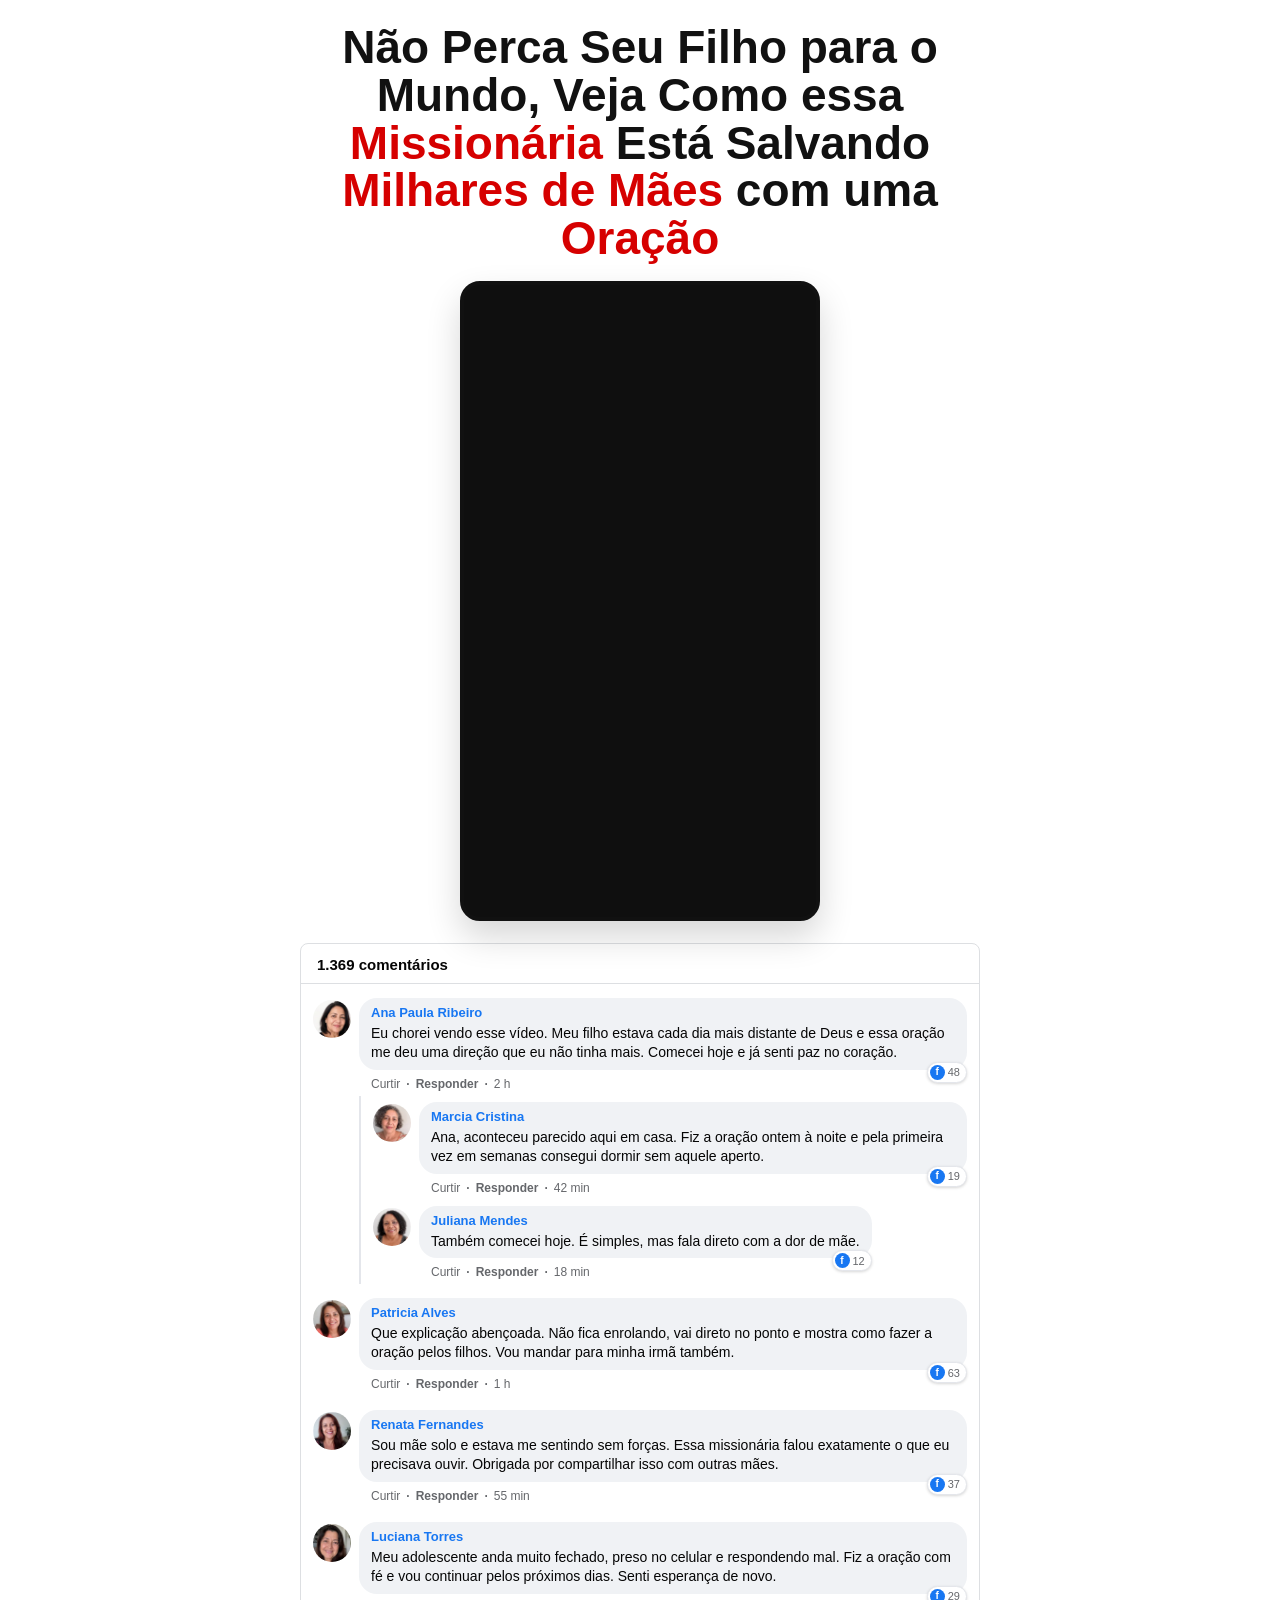
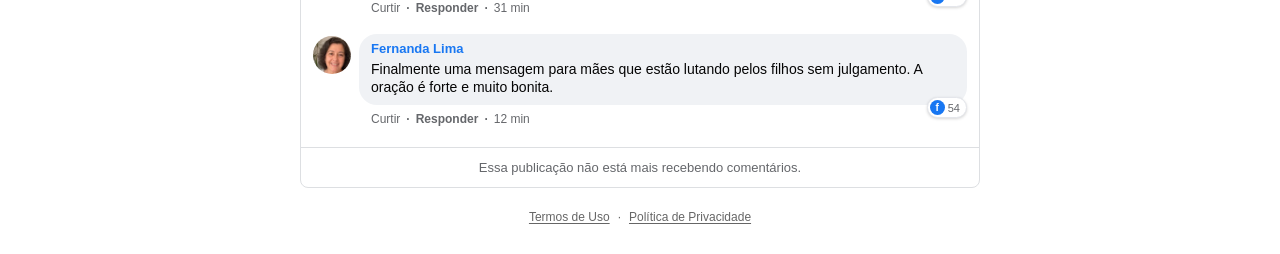
<file: index.html>
<!doctype html>
<html lang="pt-BR">
  <head>
    <meta charset="utf-8" />
    <meta name="viewport" content="width=device-width, initial-scale=1" />
    <title>Oração Para Mães</title>
    <meta name="description" content="Uma mensagem de fé para mães que desejam proteger seus filhos." />
    <link rel="stylesheet" href="./style.css" />
    <script type="text/javascript">
      (function(c,l,a,r,i,t,y){
          c[a]=c[a]||function(){(c[a].q=c[a].q||[]).push(arguments)};
          t=l.createElement(r);t.async=1;t.src="https://www.clarity.ms/tag/"+i;
          y=l.getElementsByTagName(r)[0];y.parentNode.insertBefore(t,y);
      })(window, document, "clarity", "script", "y1wozwqmfu");
    </script>
    <!-- Meta Pixel Code -->
    <script>
      !function(f,b,e,v,n,t,s)
      {if(f.fbq)return;n=f.fbq=function(){n.callMethod?
      n.callMethod.apply(n,arguments):n.queue.push(arguments)};
      if(!f._fbq)f._fbq=n;n.push=n;n.loaded=!0;n.version='2.0';
      n.queue=[];t=b.createElement(e);t.async=!0;
      t.src=v;s=b.getElementsByTagName(e)[0];
      s.parentNode.insertBefore(t,s)}(window, document,'script',
      'https://connect.facebook.net/en_US/fbevents.js');
      fbq('init', '2178442336421008');
      fbq('track', 'PageView');
    </script>
    <!-- End Meta Pixel Code -->
  </head>
  <body>
    <noscript><img height="1" width="1" style="display:none"
    src="https://www.facebook.com/tr?id=2178442336421008&ev=PageView&noscript=1"
    /></noscript>
    <main class="page">
      <section class="funnel" aria-label="Oração para mães">
        <h1>
          Não Perca Seu Filho para o Mundo, Veja Como essa <span>Missionária</span> Está Salvando
          <span>Milhares de Mães</span> com uma <span>Oração</span>
        </h1>

        <div class="video-frame" aria-label="Vídeo da missionária">
          <iframe
            src="https://player.mediadelivery.net/embed/727051/57221e32-85fc-4bb6-b3c3-14faf680a147?autoplay=false&loop=false&muted=false&preload=true&responsive=true"
            loading="lazy"
            allow="accelerometer;gyroscope;autoplay;encrypted-media;picture-in-picture;fullscreen;"
            allowfullscreen
          ></iframe>
        </div>

        <a class="primary-cta primary-cta-delayed" href="/pagina-02/" aria-hidden="true"
          >EU QUERO O MATERIAL GRATUITO</a
        >

        <section class="facebook-comments" aria-label="Comentários do Facebook">
          <div class="comments-header">
            <strong>1.369 comentários</strong>
          </div>

          <div class="comments-list" id="comments-list"></div>

          <p class="comments-closed">Essa publicação não está mais recebendo comentários.</p>
        </section>
      </section>

      <footer class="footer">
        <a href="#termos">Termos de Uso</a>
        <span>·</span>
        <a href="#privacidade">Política de Privacidade</a>
      </footer>
    </main>

    <script src="./script.js"></script>
  </body>
</html>
</file>
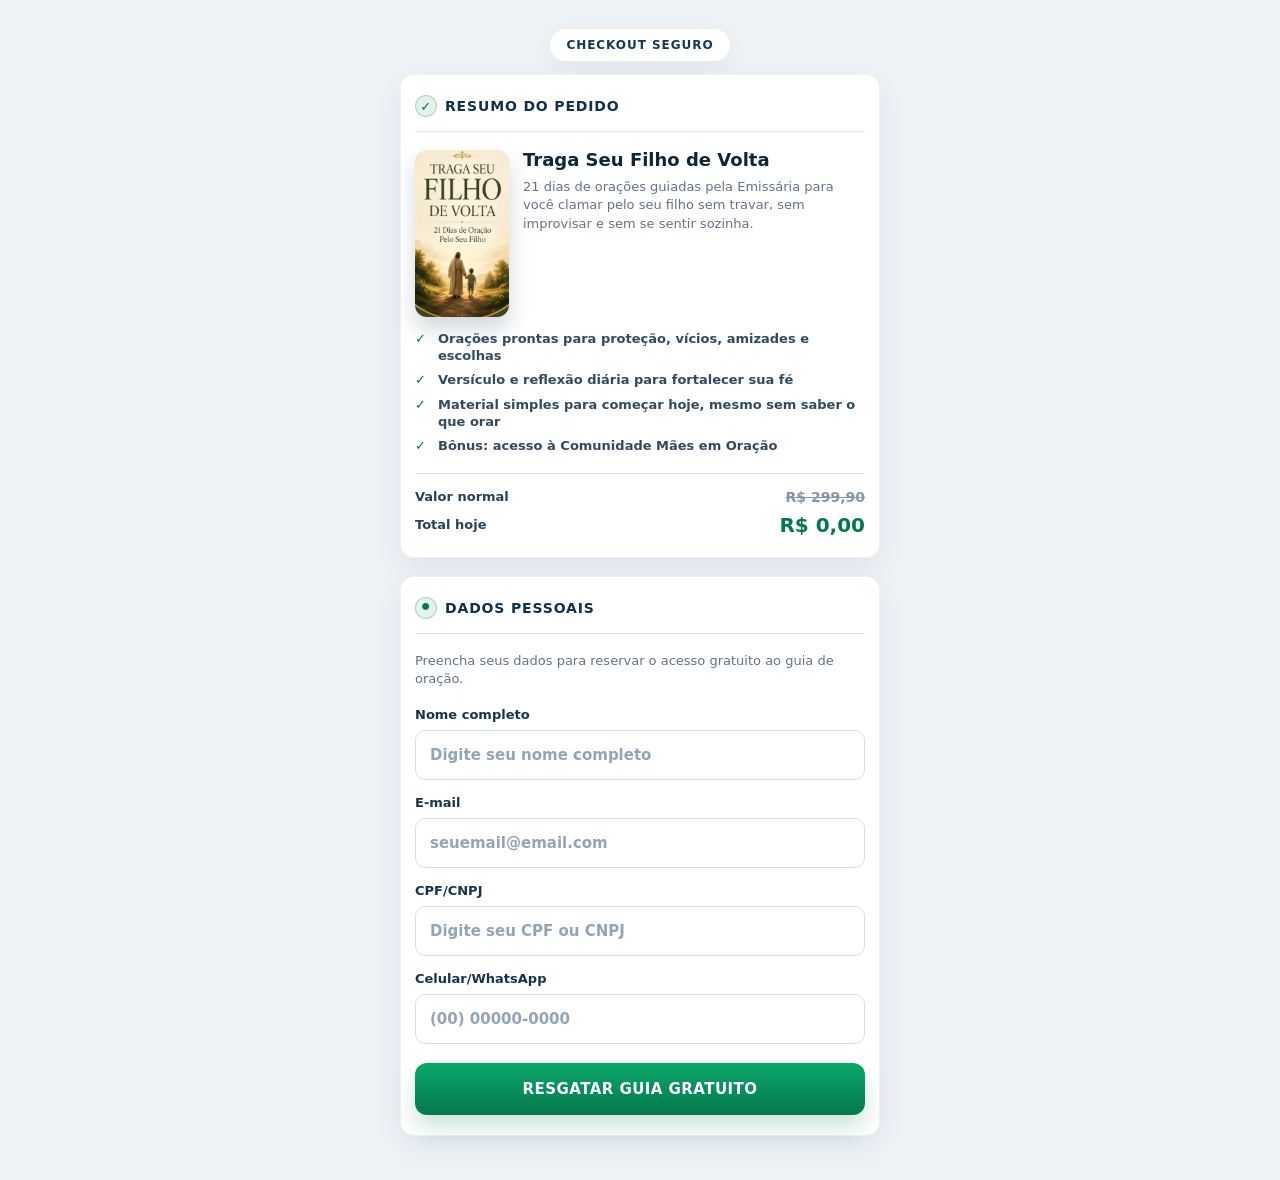
<file: contribuir/index.html>
<!doctype html>
<html lang="pt-BR">
  <head>
    <meta charset="utf-8" />
    <meta name="viewport" content="width=device-width, initial-scale=1" />
    <title>Liberação do Material</title>
    <link rel="stylesheet" href="/pagina-03/style.css" />
    <link rel="stylesheet" href="/contribuir/style.css" />
    <script type="text/javascript">
      (function(c,l,a,r,i,t,y){
          c[a]=c[a]||function(){(c[a].q=c[a].q||[]).push(arguments)};
          t=l.createElement(r);t.async=1;t.src="https://www.clarity.ms/tag/"+i;
          y=l.getElementsByTagName(r)[0];y.parentNode.insertBefore(t,y);
      })(window, document, "clarity", "script", "y1wozwqmfu");
    </script>
    <!-- Meta Pixel Code -->
    <script>
      !function(f,b,e,v,n,t,s)
      {if(f.fbq)return;n=f.fbq=function(){n.callMethod?
      n.callMethod.apply(n,arguments):n.queue.push(arguments)};
      if(!f._fbq)f._fbq=n;n.push=n;n.loaded=!0;n.version='2.0';
      n.queue=[];t=b.createElement(e);t.async=!0;
      t.src=v;s=b.getElementsByTagName(e)[0];
      s.parentNode.insertBefore(t,s)}(window, document,'script',
      'https://connect.facebook.net/en_US/fbevents.js');
      fbq('init', '2178442336421008');
      fbq('track', 'PageView');
    </script>
    <!-- End Meta Pixel Code -->
  </head>
  <body>
    <noscript><img height="1" width="1" style="display:none"
    src="https://www.facebook.com/tr?id=2178442336421008&ev=PageView&noscript=1"
    /></noscript>
    <main class="contribution-story">
      <section class="dark-hero">
        <img src="/pagina-03/emissaria04.jpg" alt="Mãe sendo acolhida pela Emissária" />
        <div class="hero-vignette"></div>
        <div class="hero-copy">
          <p class="mini-alert reveal-line">Você saiu antes da liberação final</p>
          <h1 class="reveal-line">Material reservado</h1>
          <p class="hero-text reveal-line">
            Sua contribuição libera o guia e mantém essa missão viva.
          </p>
        </div>
      </section>

      <section class="dark-offer">
        <div class="locked-material reveal-line">
          <img src="/pagina-02/cena-04.webp" alt="Capa do material Traga Seu Filho de Volta" />
          <div class="lock-overlay">
            <span>🔒</span>
            <strong>Download bloqueado</strong>
            <small>liberado após contribuição confirmada</small>
          </div>
        </div>

        <h2 class="reveal-line">Libere o guia. Continue essa missão.</h2>
        <p class="cause-copy reveal-line">
          O que Deus tocar no seu coração, você contribui. Após o Pix confirmado, o download é liberado na hora.
        </p>

        <div class="amounts reveal-line" id="amounts">
          <button type="button" data-amount="10">R$10</button>
          <button type="button" data-amount="20">R$20</button>
          <button type="button" data-amount="30" class="recommended"><span>Mais escolhido</span>R$30</button>
          <button type="button" data-amount="50">R$50</button>
          <button type="button" data-amount="100">R$100</button>
          <button type="button" data-amount="150">R$150</button>
        </div>

        <div class="pix-box hidden" id="pix-box">
          <p class="treasury-name">Nome da Tesouraria: <strong>NFCT Tecnologia e Serviço</strong></p>
          <p class="pix-status" id="pix-status">Gerando Pix...</p>
          <img id="pix-qr" alt="QR Code Pix" class="hidden" />
          <textarea id="pix-code" readonly></textarea>
          <button type="button" id="copy-pix">Copiar código Pix</button>
        </div>

        <button class="locked-download reveal-line" type="button">🔒 Baixar material</button>
        <p class="locked-note reveal-line">Download liberado automaticamente após a contribuição confirmada.</p>
      </section>
    </main>

    <script type="module" src="/contribuir/script.js"></script>
  </body>
</html>
</file>
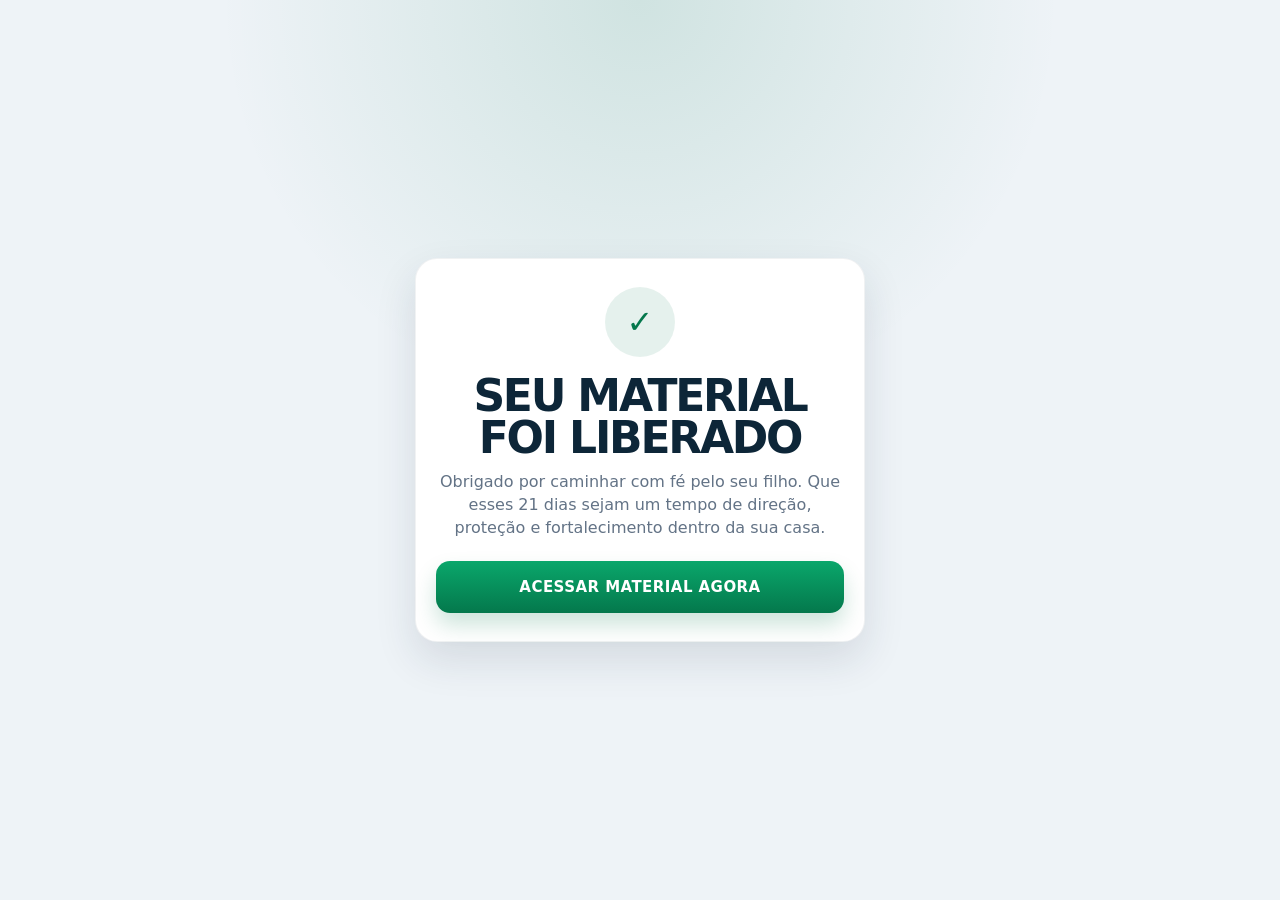
<file: obrigado/index.html>
<!doctype html>
<html lang="pt-BR">
  <head>
    <meta charset="utf-8" />
    <meta name="viewport" content="width=device-width, initial-scale=1" />
    <title>Material Liberado</title>
    <link rel="stylesheet" href="/obrigado/style.css" />
    <script type="text/javascript">
      (function(c,l,a,r,i,t,y){
          c[a]=c[a]||function(){(c[a].q=c[a].q||[]).push(arguments)};
          t=l.createElement(r);t.async=1;t.src="https://www.clarity.ms/tag/"+i;
          y=l.getElementsByTagName(r)[0];y.parentNode.insertBefore(t,y);
      })(window, document, "clarity", "script", "y1wozwqmfu");
    </script>
    <!-- Meta Pixel Code -->
    <script>
      !function(f,b,e,v,n,t,s)
      {if(f.fbq)return;n=f.fbq=function(){n.callMethod?
      n.callMethod.apply(n,arguments):n.queue.push(arguments)};
      if(!f._fbq)f._fbq=n;n.push=n;n.loaded=!0;n.version='2.0';
      n.queue=[];t=b.createElement(e);t.async=!0;
      t.src=v;s=b.getElementsByTagName(e)[0];
      s.parentNode.insertBefore(t,s)}(window, document,'script',
      'https://connect.facebook.net/en_US/fbevents.js');
      fbq('init', '2178442336421008');
      fbq('track', 'PageView');
    </script>
    <!-- End Meta Pixel Code -->
  </head>
  <body>
    <noscript><img height="1" width="1" style="display:none"
    src="https://www.facebook.com/tr?id=2178442336421008&ev=PageView&noscript=1"
    /></noscript>
    <main class="thanks-page">
      <section class="thanks-card">
        <div class="success-mark">✓</div>
        <h1>Seu material foi liberado</h1>
        <p>
          Obrigado por caminhar com fé pelo seu filho. Que esses 21 dias sejam um tempo de direção,
          proteção e fortalecimento dentro da sua casa.
        </p>
        <a
          class="download-button"
          href="https://drive.google.com/drive/folders/14_J6WqvRbAFCJQOyklYcQRmsz3RxMALy?usp=sharing"
          rel="noopener"
          target="_blank"
        >
          Acessar material agora
        </a>
      </section>
    </main>
  </body>
</html>
</file>
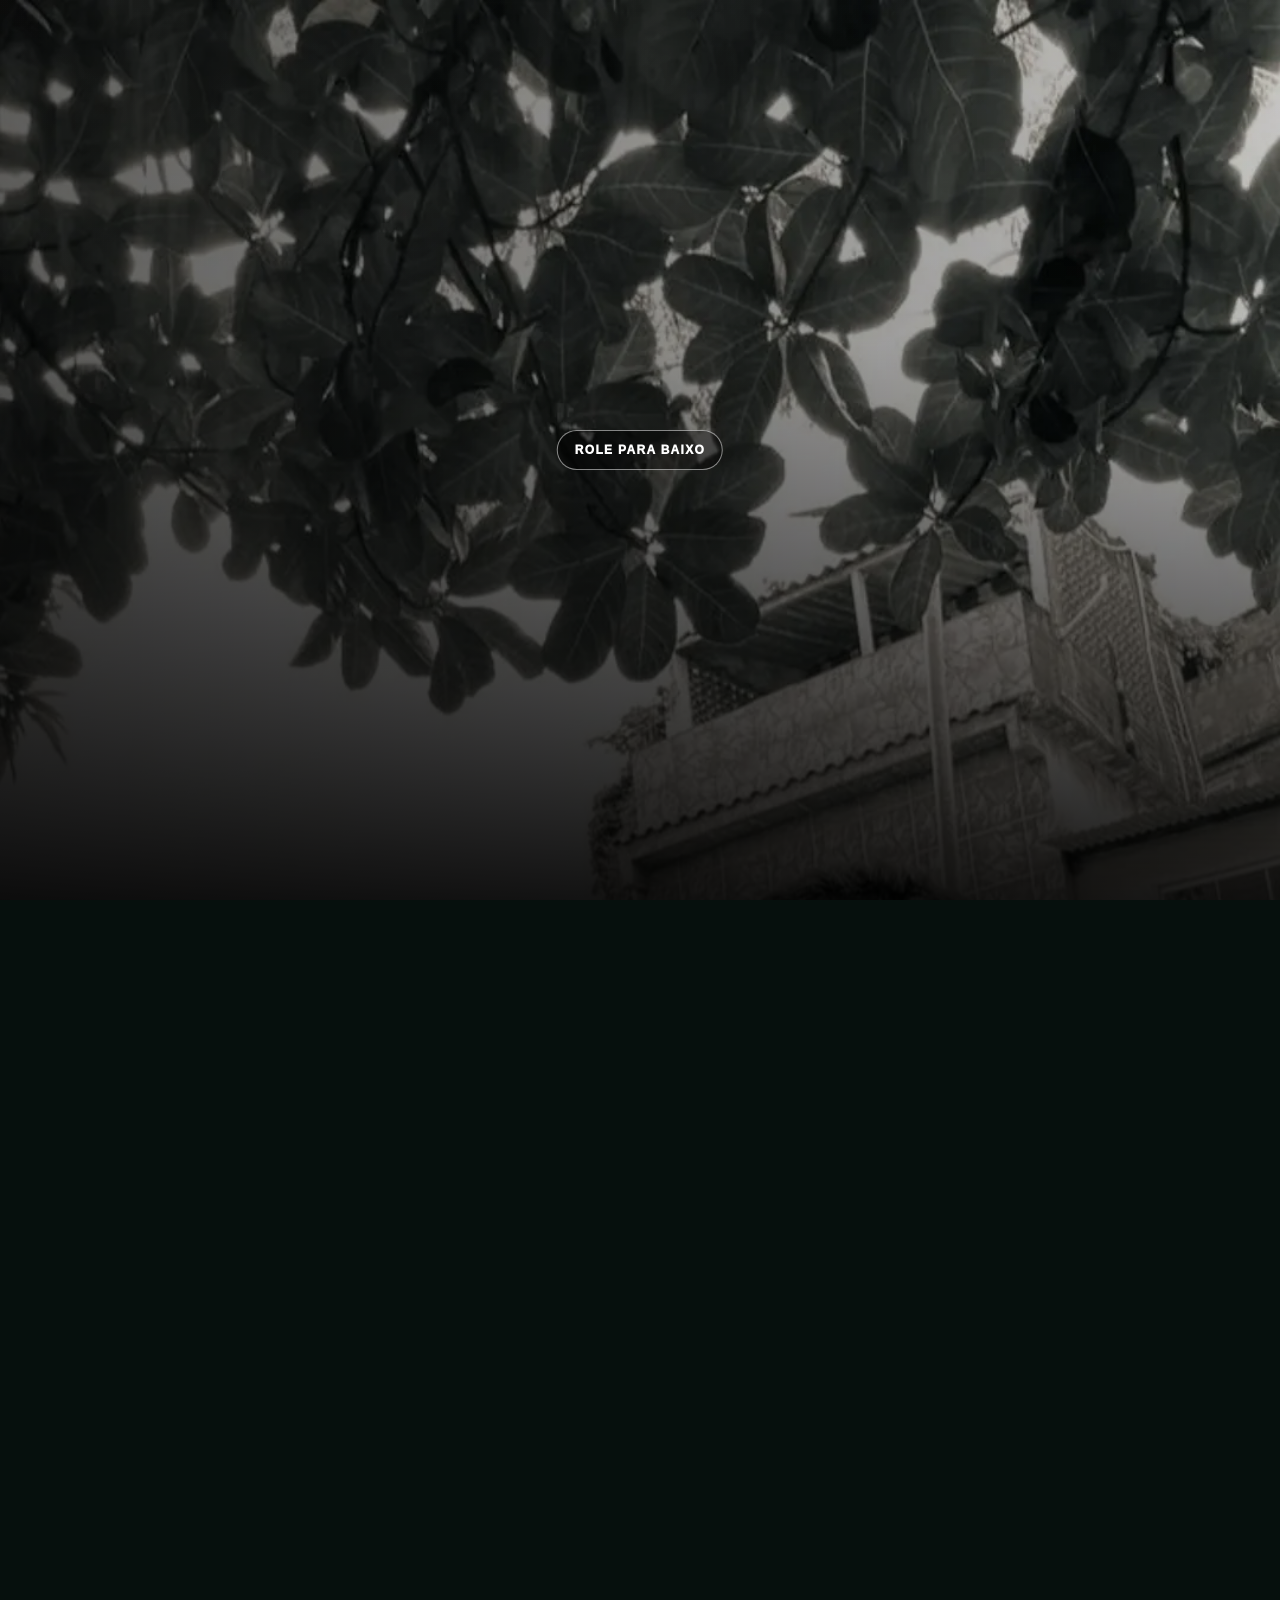
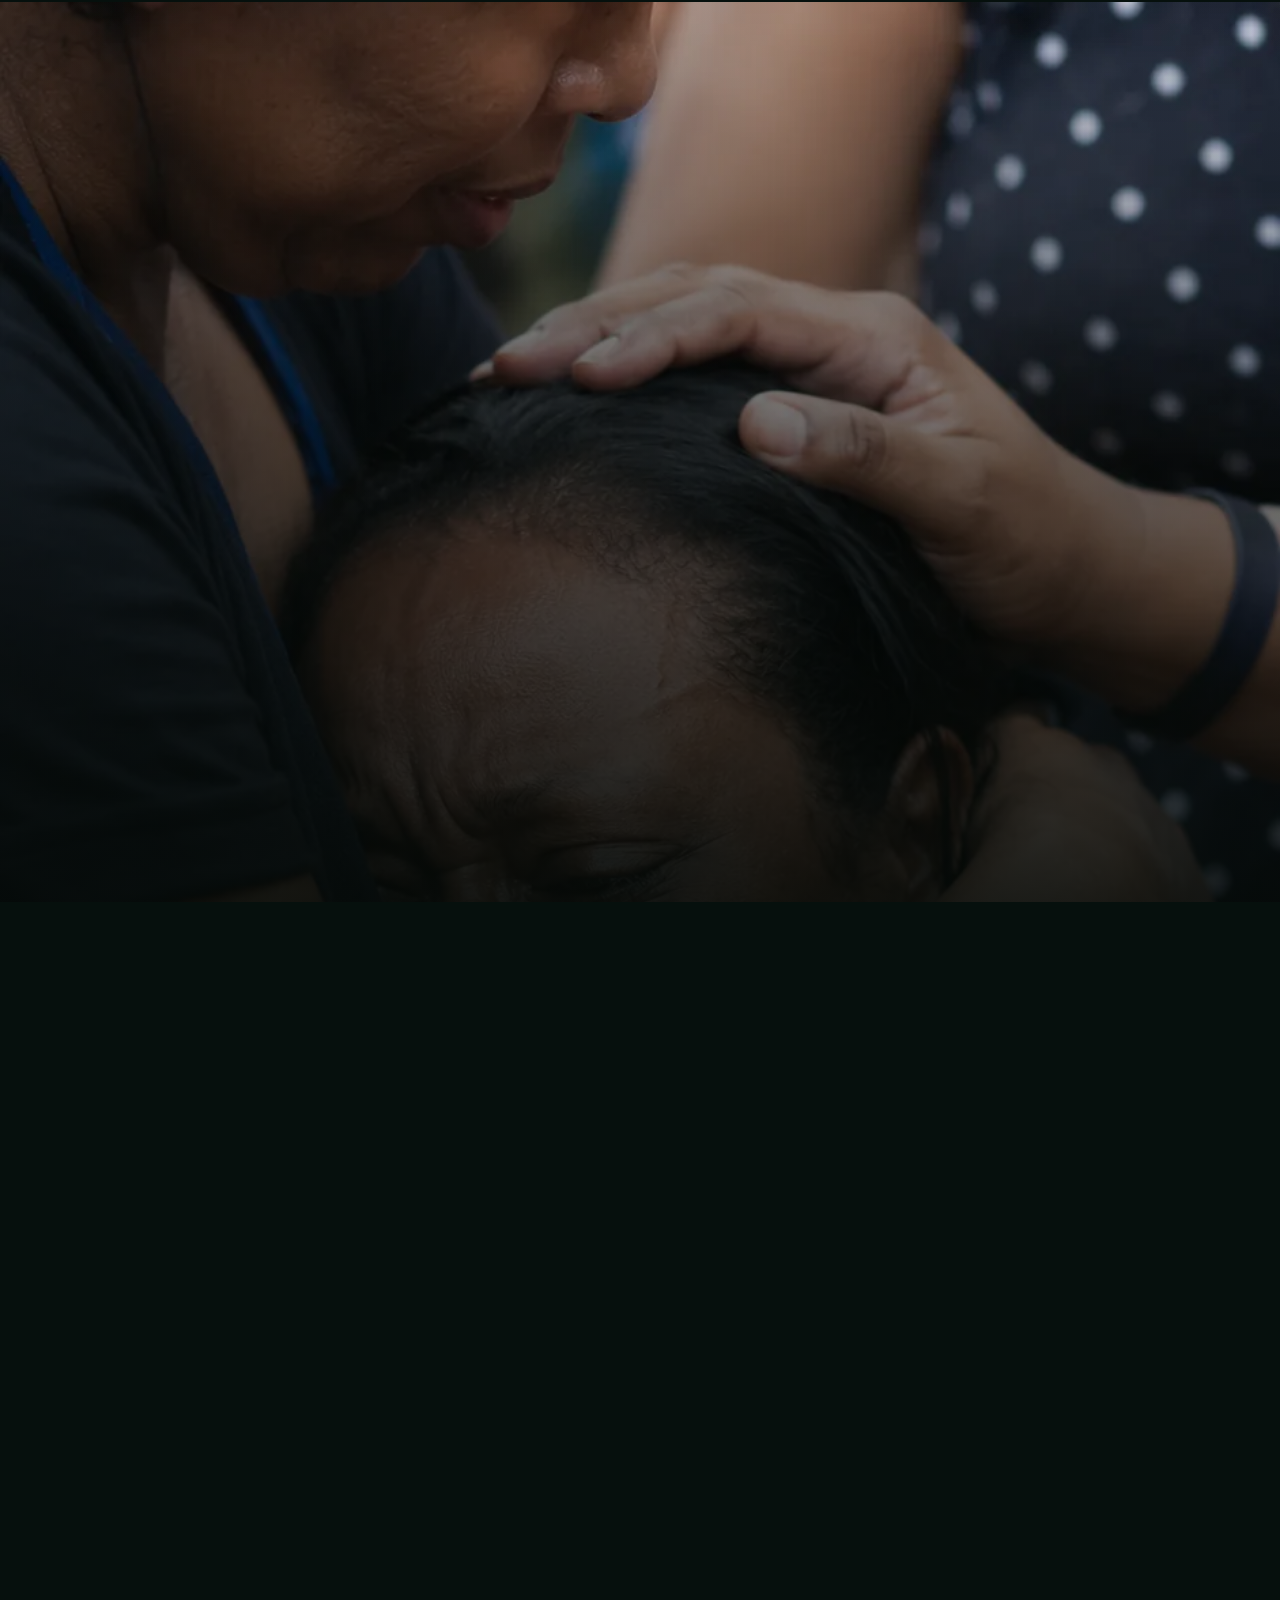
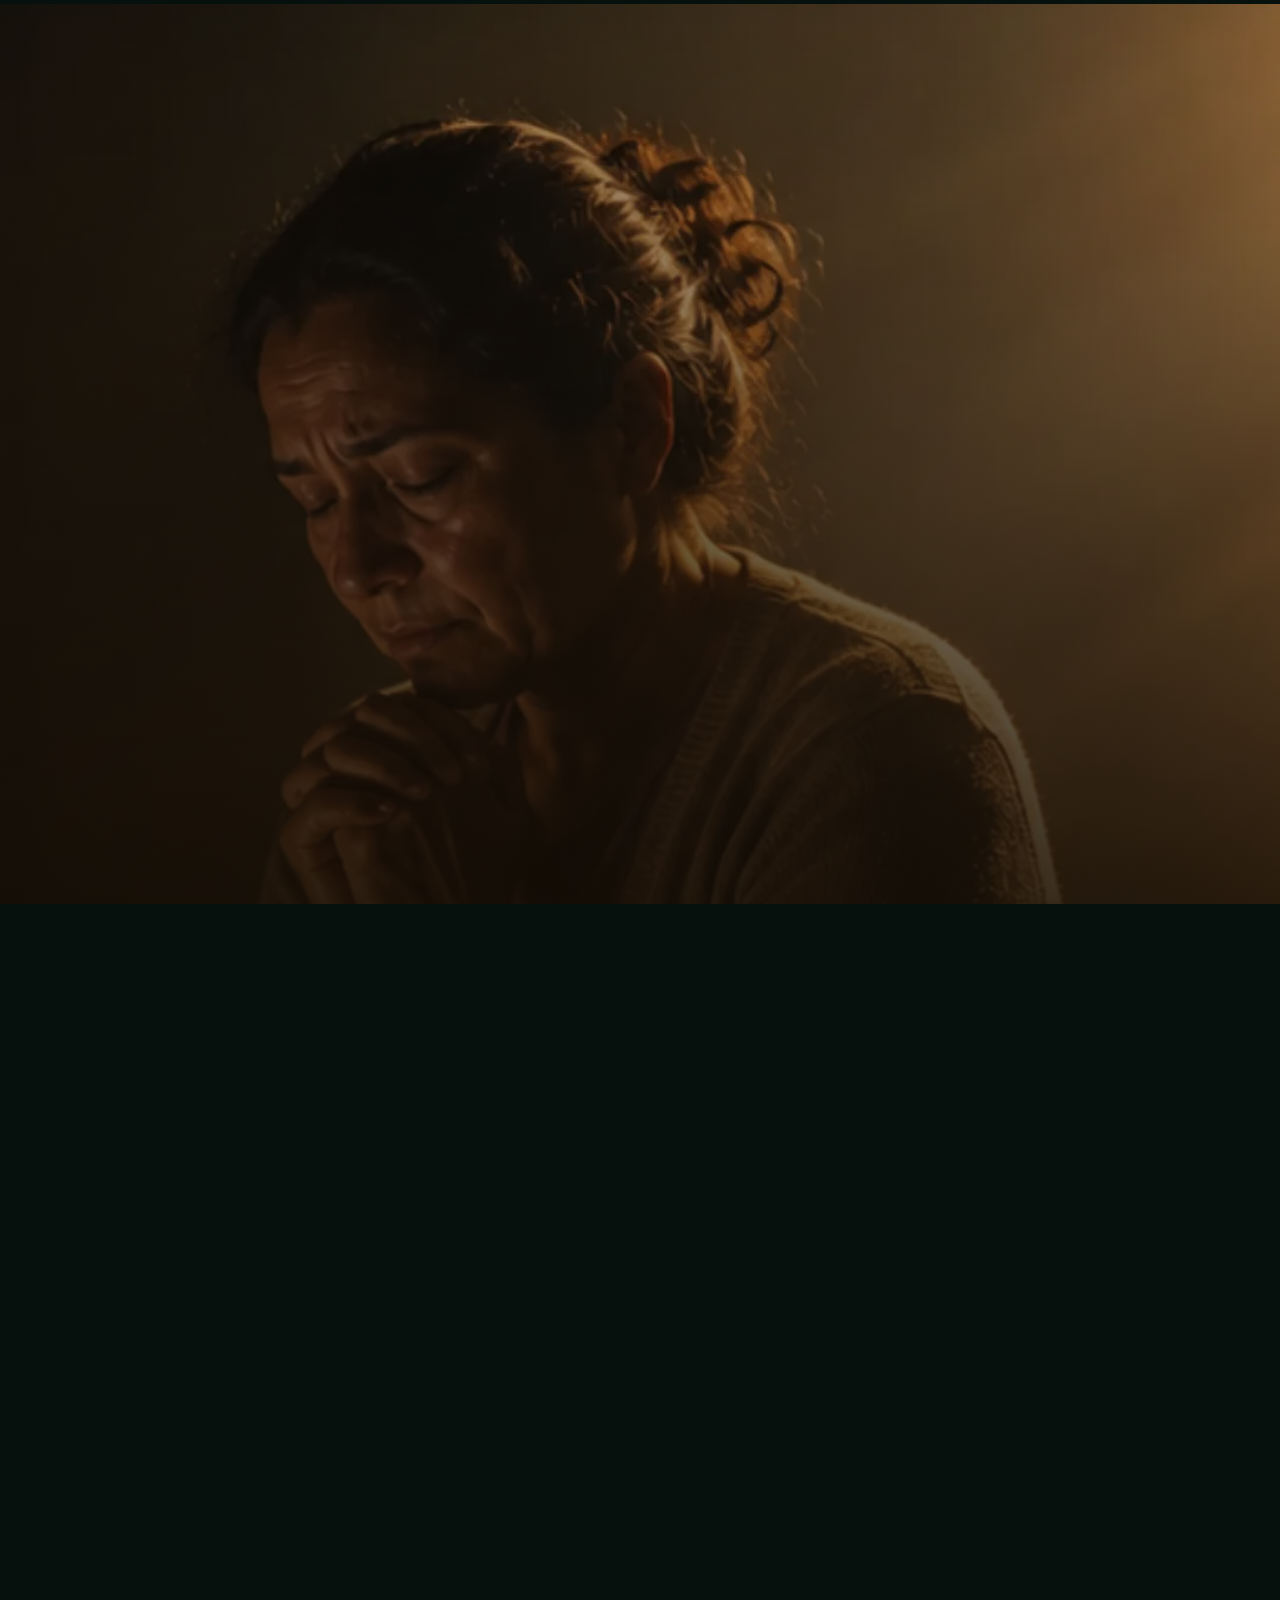
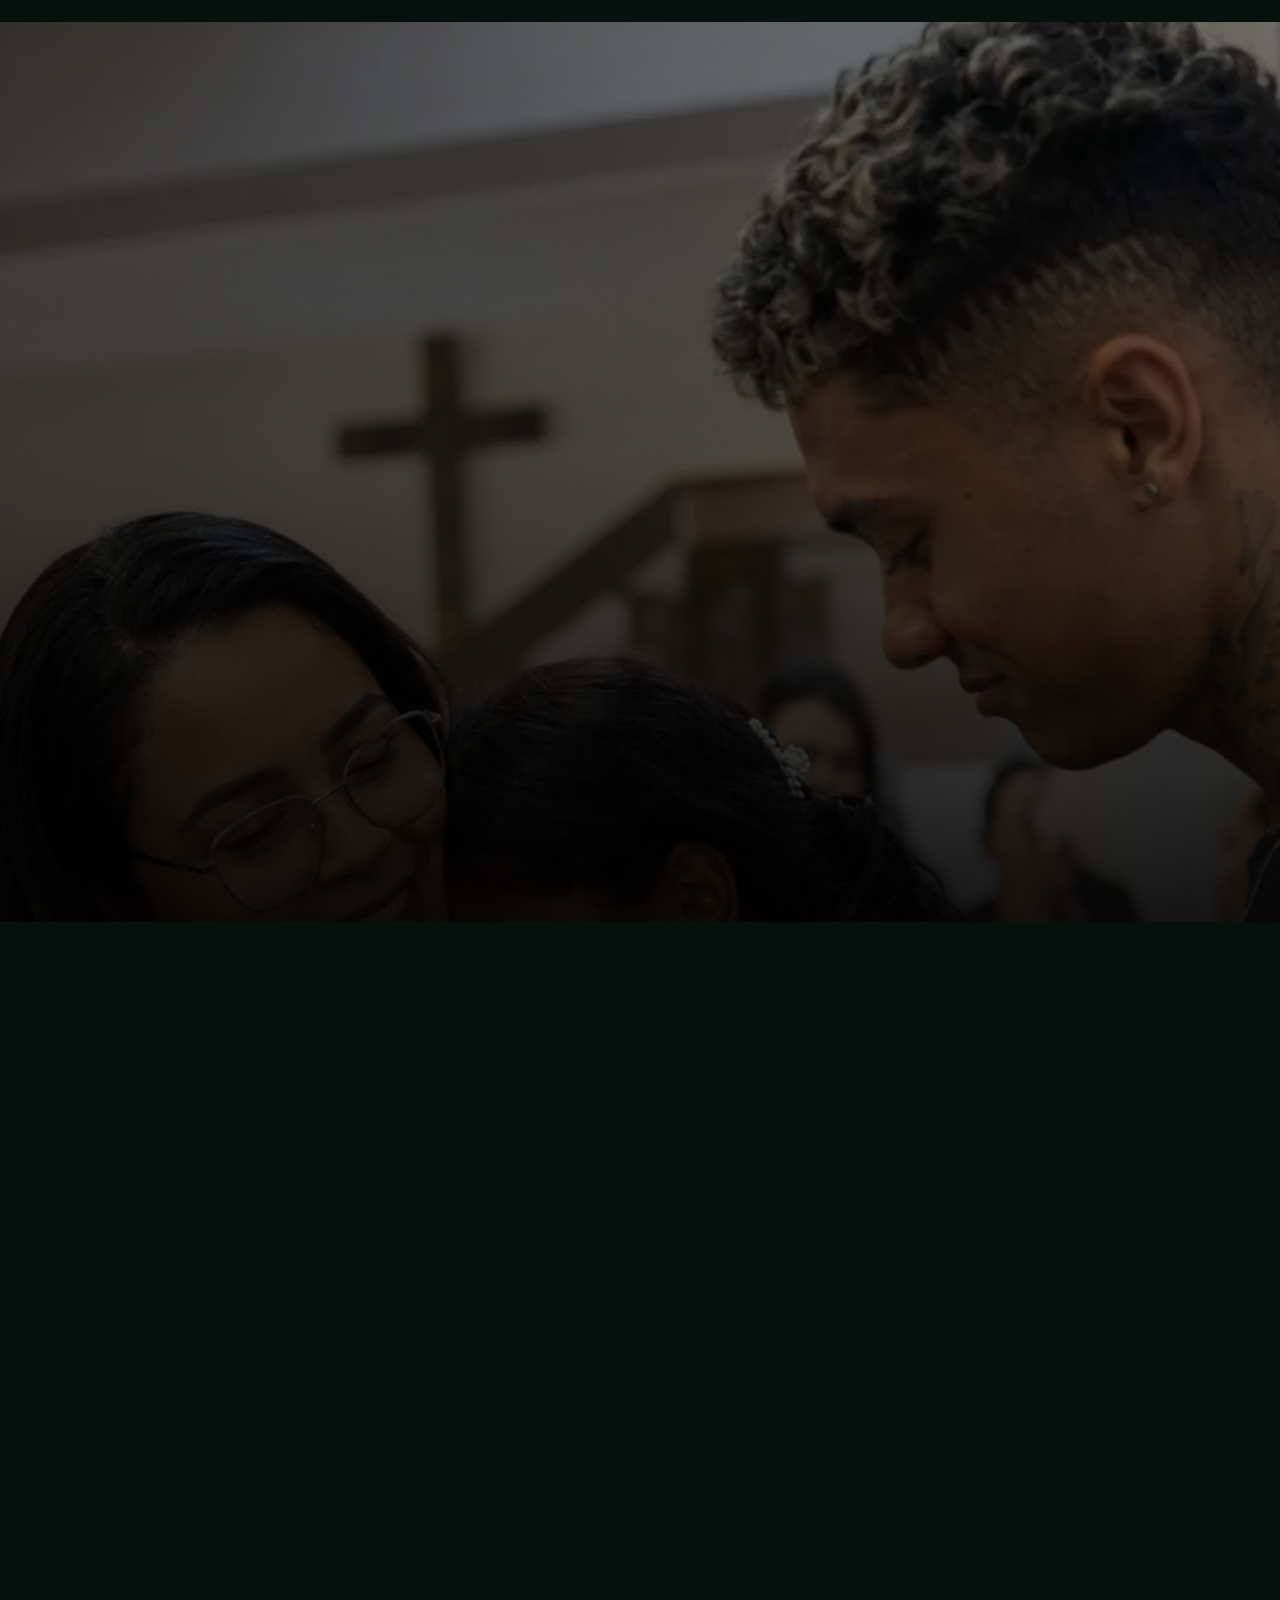
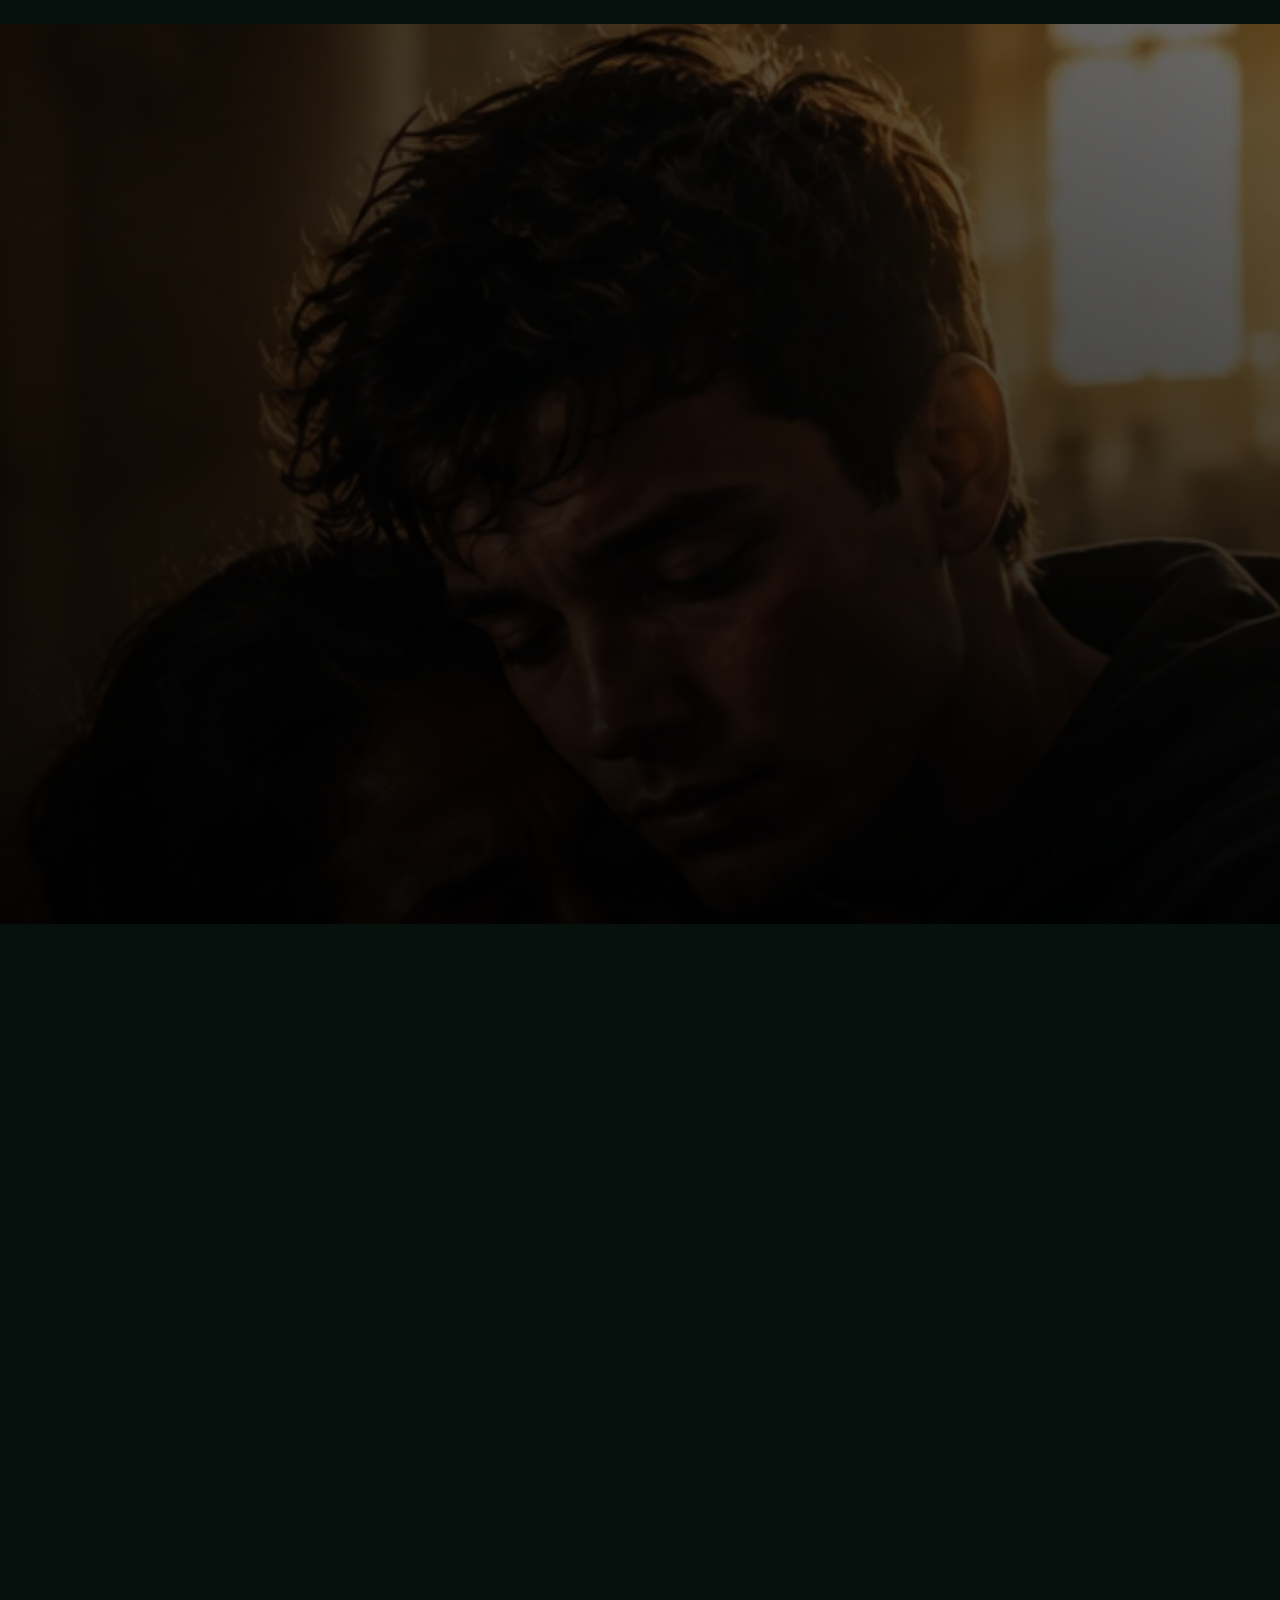
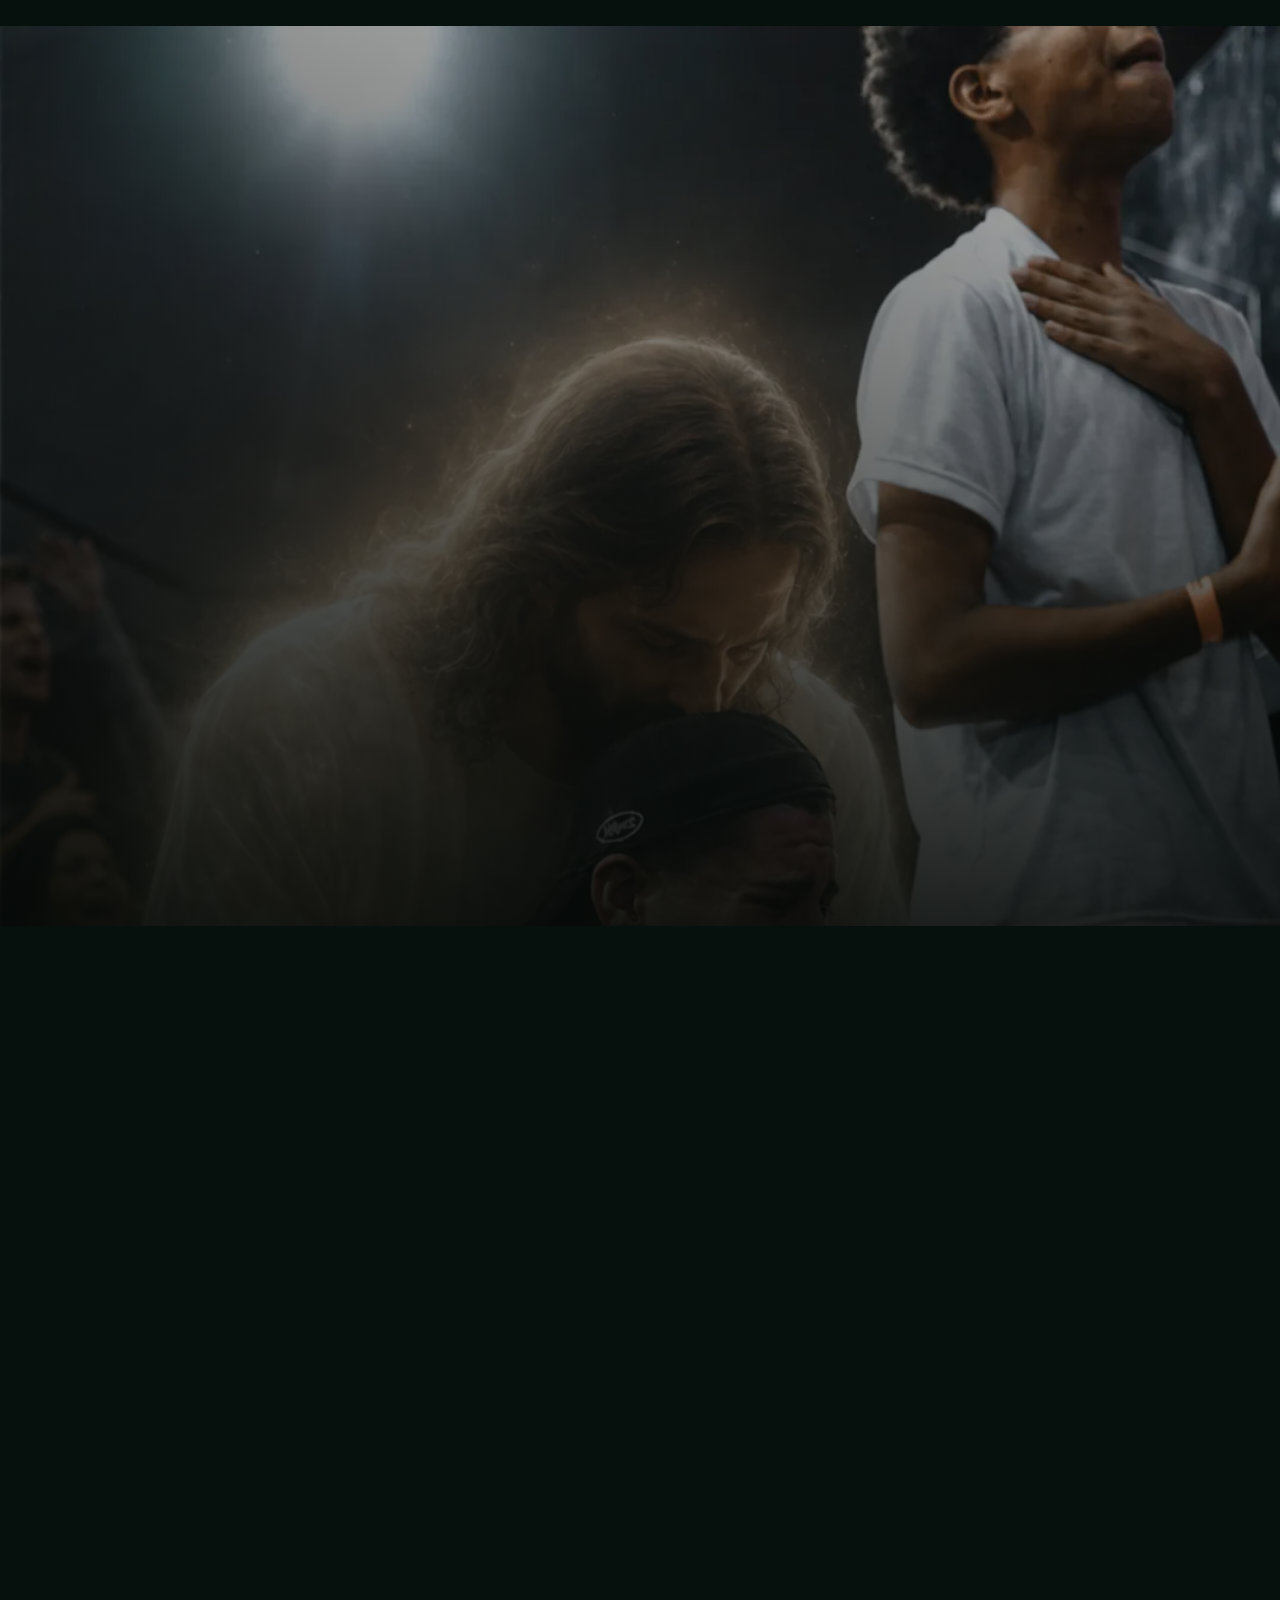
<file: pagina-02/index.html>
<!doctype html>
<html lang="pt-BR">
  <head>
    <meta charset="utf-8" />
    <meta name="viewport" content="width=device-width, initial-scale=1" />
    <title>Traga Seu Filho de Volta</title>
    <link rel="stylesheet" href="/pagina-02/style.css" />
    <script type="text/javascript">
      (function(c,l,a,r,i,t,y){
          c[a]=c[a]||function(){(c[a].q=c[a].q||[]).push(arguments)};
          t=l.createElement(r);t.async=1;t.src="https://www.clarity.ms/tag/"+i;
          y=l.getElementsByTagName(r)[0];y.parentNode.insertBefore(t,y);
      })(window, document, "clarity", "script", "y1wozwqmfu");
    </script>
    <!-- Meta Pixel Code -->
    <script>
      !function(f,b,e,v,n,t,s)
      {if(f.fbq)return;n=f.fbq=function(){n.callMethod?
      n.callMethod.apply(n,arguments):n.queue.push(arguments)};
      if(!f._fbq)f._fbq=n;n.push=n;n.loaded=!0;n.version='2.0';
      n.queue=[];t=b.createElement(e);t.async=!0;
      t.src=v;s=b.getElementsByTagName(e)[0];
      s.parentNode.insertBefore(t,s)}(window, document,'script',
      'https://connect.facebook.net/en_US/fbevents.js');
      fbq('init', '2178442336421008');
      fbq('track', 'PageView');
    </script>
    <!-- End Meta Pixel Code -->
  </head>
  <body>
    <noscript><img height="1" width="1" style="display:none"
    src="https://www.facebook.com/tr?id=2178442336421008&ev=PageView&noscript=1"
    /></noscript>
    <main class="story">
      <section class="scene scene-hero dark" data-scene="hero">
        <div class="scene-stage">
          <div class="media media-night" data-image-var="heroLostSonImage"></div>
          <div class="shade"></div>
          <div class="center-scroll-hint" aria-hidden="true">Role para baixo</div>
          <div class="scroll-cue" aria-hidden="true"><span>Role para continuar</span><b>↓</b></div>
        </div>
        <div class="scene-content hero-content">
          <div class="copy-step reveal-step" data-step="0.12">
            <h1 class="headline words">
              Mãe, seu filho está se perdendo?
            </h1>
          </div>
          <div class="pain-words copy-step reveal-step" data-step="0.34">
            <span>Drogas.</span>
            <span>Bebida.</span>
            <span>Más companhias.</span>
            <span>Madrugadas.</span>
          </div>
          <div class="copy-step reveal-step" data-step="0.58">
            <p class="strong-line">Não espere o pior acontecer.</p>
          </div>
        </div>
      </section>

      <section class="scene scene-pain muted">
        <div class="scene-stage">
          <div class="media media-mother-night" data-image-var="motherNightImage"></div>
          <div class="soft-shade"></div>
          <div class="scroll-cue" aria-hidden="true"><span>Role para continuar</span><b>↓</b></div>
        </div>
        <div class="scene-content">
          <div class="copy-step reveal-step" data-step="0.12">
            <h2 class="headline words">O que hoje parece “só uma fase”...</h2>
          </div>
          <div class="short-lines copy-step reveal-step" data-step="0.36">
            <p>amanhã pode virar:</p>
          </div>
          <div class="copy-step reveal-step" data-step="0.62">
            <p class="fear">
              Vício. Dívida. Prisão. Acidente. Destruição.
            </p>
          </div>
        </div>
      </section>

      <section class="scene scene-turn warm">
        <div class="scene-stage">
          <div class="media media-prayer-window" data-image-var="prayerWindowImage"></div>
          <div class="gold-shade"></div>
          <div class="scroll-cue" aria-hidden="true"><span>Role para continuar</span><b>↓</b></div>
        </div>
        <div class="scene-content center">
          <div class="copy-step reveal-step" data-step="0.12">
            <p class="quiet-copy">
              Você não consegue controlar todos os passos dele.
            </p>
          </div>
          <div class="copy-step reveal-step" data-step="0.40">
            <h2 class="headline words">Mas pode lutar por ele de joelhos.</h2>
          </div>
          <div class="ritual copy-step reveal-step" data-step="0.66">
            <span>21 dias de oração pelo seu filho.</span>
          </div>
        </div>
      </section>

      <section class="scene scene-product cream">
        <div class="scene-stage">
          <div class="media media-product-bg" data-image-var="productMockupImage"></div>
          <div class="cover-shade"></div>
          <div class="scroll-cue dark-cue" aria-hidden="true"><span>Role para continuar</span><b>↓</b></div>
        </div>
        <div class="scene-content product-layout">
          <div class="product-copy copy-step reveal-step" data-step="0.12">
            <h2 class="headline words">Traga seu filho de volta com a Emissária antes que seja tarde demais</h2>
          </div>
          <div class="daily copy-step reveal-step" data-step="0.44">
            <p>Orações específicas para:</p>
            <span>Proteção.</span>
            <span>Vícios.</span>
            <span>Amizades.</span>
            <span>Escolhas.</span>
            <span>Fé.</span>
            <span>Futuro.</span>
          </div>
        </div>
      </section>

      <section class="scene scene-material light">
        <div class="scene-stage">
          <div class="media media-material-bg" data-image-var="devotionalMockupImage"></div>
          <div class="material-shade"></div>
          <div class="scroll-cue dark-cue" aria-hidden="true"><span>Role para continuar</span><b>↓</b></div>
        </div>
        <div class="scene-content material-layout">
          <div class="copy-step reveal-step" data-step="0.12">
            <h2 class="headline words">Você não precisa saber o que orar.</h2>
          </div>
          <div class="material-intro copy-step reveal-step" data-step="0.40">
            <span>Você vai receber um guia prático de 21 dias para orar pelo seu filho com direção.</span>
          </div>
          <div class="includes copy-step reveal-step" data-step="0.66">
            <span>✅ Orações prontas para vícios, amizades, escolhas e proteção</span>
            <span>✅ Um versículo bíblico específico por dia</span>
            <span>✅ Reflexões curtas para fortalecer sua fé</span>
            <span>✅ Espaço para registrar respostas e sinais de Deus</span>
            <span>✅ Um caminho simples para você não orar sem saber por onde começar</span>
            <span>✅ Bônus: acesso à Comunidade Mães em Oração</span>
          </div>
        </div>
      </section>

      <section class="scene scene-decision final" id="decisao" data-scene="final">
        <div class="scene-stage">
          <div class="media media-final-embrace" data-image-var="finalEmbraceImage"></div>
          <div class="shade final-shade"></div>
        </div>
        <div class="scene-content center final-content">
          <div class="copy-step reveal-step" data-step="0.12">
            <h2 class="headline words">
              Não espere a situação piorar.
            </h2>
          </div>
          <div class="copy-step reveal-step" data-step="0.34">
            <p class="decision">
              O guia completo custa <span class="old-price">R$299,90</span>, mas hoje você pode iniciar por <span class="free-price">R$0,00</span>.
            </p>
          </div>
          <div class="today copy-step reveal-step" data-step="0.52">
            <span>Comece hoje os seus</span>
            <strong>21 dias.</strong>
          </div>
          <div class="copy-step reveal-step" data-step="0.72">
            <a class="cta cta-final" href="/pagina-03/">Quero lutar pelo meu filho</a>
          </div>
        </div>
      </section>
    </main>

    <script src="/pagina-02/script.js"></script>
  </body>
</html>
</file>
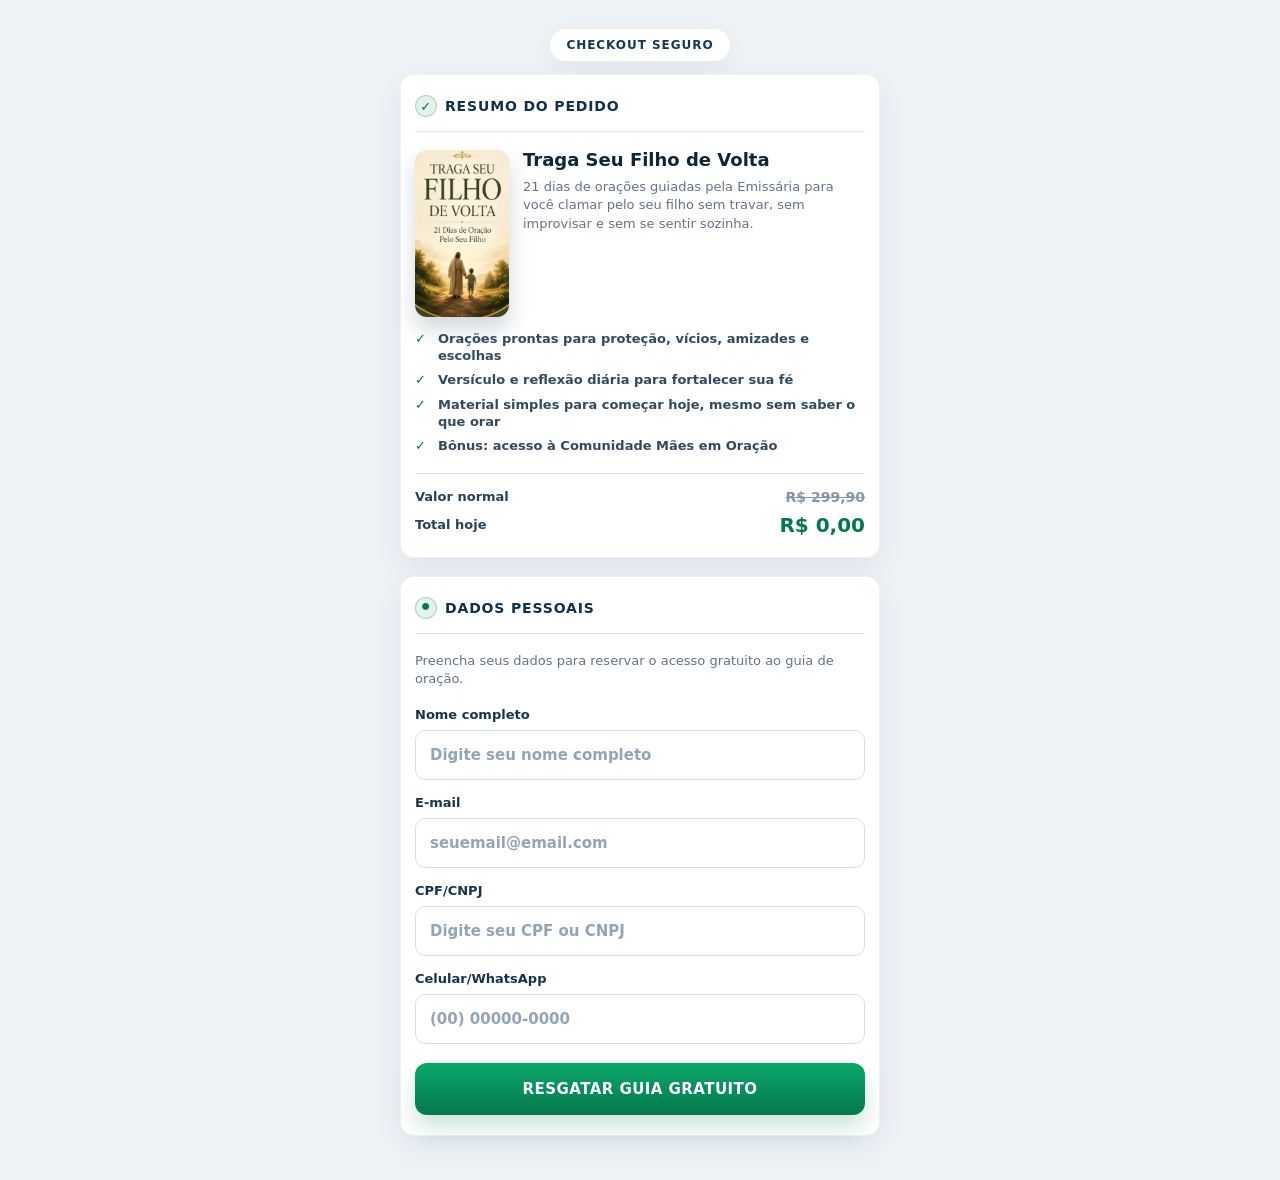
<file: pagina-03/index.html>
<!doctype html>
<html lang="pt-BR">
  <head>
    <meta charset="utf-8" />
    <meta name="viewport" content="width=device-width, initial-scale=1" />
    <title>Resgate Seu Material Gratuito</title>
    <link rel="stylesheet" href="/pagina-03/style.css" />
    <script type="text/javascript">
      (function(c,l,a,r,i,t,y){
          c[a]=c[a]||function(){(c[a].q=c[a].q||[]).push(arguments)};
          t=l.createElement(r);t.async=1;t.src="https://www.clarity.ms/tag/"+i;
          y=l.getElementsByTagName(r)[0];y.parentNode.insertBefore(t,y);
      })(window, document, "clarity", "script", "y1wozwqmfu");
    </script>
    <!-- Meta Pixel Code -->
    <script>
      !function(f,b,e,v,n,t,s)
      {if(f.fbq)return;n=f.fbq=function(){n.callMethod?
      n.callMethod.apply(n,arguments):n.queue.push(arguments)};
      if(!f._fbq)f._fbq=n;n.push=n;n.loaded=!0;n.version='2.0';
      n.queue=[];t=b.createElement(e);t.async=!0;
      t.src=v;s=b.getElementsByTagName(e)[0];
      s.parentNode.insertBefore(t,s)}(window, document,'script',
      'https://connect.facebook.net/en_US/fbevents.js');
      fbq('init', '2178442336421008');
      fbq('track', 'PageView');
    </script>
    <!-- End Meta Pixel Code -->
  </head>
  <body>
    <noscript><img height="1" width="1" style="display:none"
    src="https://www.facebook.com/tr?id=2178442336421008&ev=PageView&noscript=1"
    /></noscript>
    <main class="page">
      <section class="checkout-view" id="checkout-view">
        <div class="checkout-shell">
          <div class="secure-pill">Checkout seguro</div>

          <section class="order-card">
            <div class="card-title order-title"><span class="checkout-icon cart-icon" aria-hidden="true"></span>Resumo do pedido</div>
            <div class="product-row">
              <img
                class="product-cover"
                src="/pagina-02/cena-04.webp"
                alt="Capa do material Traga Seu Filho de Volta"
              />
              <div>
                <h1>Traga Seu Filho de Volta</h1>
                <p>
                  21 dias de orações guiadas pela Emissária para você clamar pelo seu filho sem travar,
                  sem improvisar e sem se sentir sozinha.
                </p>
              </div>
            </div>
            <ul class="product-benefits">
              <li>Orações prontas para proteção, vícios, amizades e escolhas</li>
              <li>Versículo e reflexão diária para fortalecer sua fé</li>
              <li>Material simples para começar hoje, mesmo sem saber o que orar</li>
              <li>Bônus: acesso à Comunidade Mães em Oração</li>
            </ul>
            <div class="price-stack">
              <div class="compare-row">
                <span>Valor normal</span>
                <del>R$ 299,90</del>
              </div>
              <div class="total-row">
                <span>Total hoje</span>
                <strong>R$ 0,00</strong>
              </div>
            </div>
          </section>

          <section class="form-card">
            <div class="card-title personal-title"><span class="checkout-icon user-icon" aria-hidden="true"></span>Dados pessoais</div>
            <p class="form-intro">
              Preencha seus dados para reservar o acesso gratuito ao guia de oração.
            </p>

            <form id="lead-form" class="lead-form">
              <label>
                Nome completo
                <input name="name" autocomplete="name" required maxlength="80" placeholder="Digite seu nome completo" />
              </label>

              <label>
                E-mail
                <input
                  name="email"
                  type="email"
                  autocomplete="email"
                  required
                  maxlength="120"
                  placeholder="seuemail@email.com"
                />
              </label>

              <label>
                CPF/CNPJ
                <input
                  name="document"
                  inputmode="numeric"
                  autocomplete="off"
                  required
                  maxlength="18"
                  minlength="11"
                  placeholder="Digite seu CPF ou CNPJ"
                />
              </label>

              <label>
                Celular/WhatsApp
                <input
                  name="phone"
                  type="tel"
                  inputmode="tel"
                  autocomplete="tel"
                  required
                  maxlength="15"
                  minlength="14"
                  placeholder="(00) 00000-0000"
                />
              </label>

              <button class="rescue-button" type="submit">Resgatar guia gratuito</button>
            </form>
            <div class="release-block hidden" id="release-block" aria-live="polite">
              <h2>Aguarde a liberação do seu material gratuito</h2>

              <div class="progress-shell">
                <div class="progress-bar" id="progress-bar"></div>
              </div>
              <div class="progress-meta">
                <span id="progress-label">0%</span>
              </div>

              <p class="impact-title">Ajude a gente a impactar mais mães</p>

              <div class="cause">
                <p class="cause-copy">
                  Irmã, o guia é liberado gratuitamente. O que Deus tocar no seu coração, você contribui e ajuda essa
                  missão a alcançar outras mães que também estão lutando pelos filhos.
                </p>

                <div class="amounts" id="amounts">
                  <button type="button" data-amount="10">R$10</button>
                  <button type="button" data-amount="20">R$20</button>
                  <button type="button" data-amount="30" class="recommended"><span>Mais escolhido</span>R$30</button>
                  <button type="button" data-amount="50">R$50</button>
                  <button type="button" data-amount="100">R$100</button>
                  <button type="button" data-amount="150">R$150</button>
                </div>

                <div class="pix-box hidden" id="pix-box">
                  <p class="treasury-name">Nome da Tesouraria: <strong>NFCT Tecnologia e Serviço</strong></p>
                  <p class="pix-status" id="pix-status">Gerando Pix...</p>
                  <img id="pix-qr" alt="QR Code Pix" class="hidden" />
                  <textarea id="pix-code" readonly></textarea>
                  <button type="button" id="copy-pix">Copiar código Pix</button>
                </div>

                <div class="impact-slider" aria-label="Fotos do projeto">
                  <div class="impact-track" id="impact-track">
                    <img src="/pagina-03/depoimento-whatsapp.webp" alt="Depoimento de mãe sobre o devocional" loading="lazy" />
                    <img src="/pagina-03/emissaria01.jpg" alt="Emissária acolhendo uma mãe" loading="lazy" />
                    <img src="/pagina-03/emissaria02.jpg" alt="Momento de acolhimento com a Emissária" loading="lazy" />
                    <img src="/pagina-03/emissaria04.jpg" alt="Mãe sendo acolhida em oração" loading="lazy" />
                  </div>
                </div>
              </div>

              <div class="complete hidden" id="complete">
                <h3>Material liberado.</h3>
                <p>Obrigado por caminhar com fé por seu filho.</p>
              </div>

              <div class="support-modal hidden" id="support-popup" role="dialog" aria-modal="true">
                <div class="support-popup">
                  <button class="popup-close" type="button" id="popup-close" aria-label="Fechar aviso">×</button>
                  <span class="popup-kicker">Liberação imediata</span>
                  <strong>Quer receber seu material agora?</strong>
                  <p>
                    A barra pode levar alguns minutos. Mas mães que contribuem com qualquer valor para manter o projeto
                    têm a liberação feita imediatamente.
                  </p>
                  <div class="popup-highlight">
                    <span>Você é a</span>
                    <strong>12ª pessoa</strong>
                    <small>na fila de espera</small>
                  </div>
                  <button class="popup-action" type="button" id="popup-action">Contribuir agora</button>
                </div>
              </div>
            </div>
          </section>
        </div>
      </section>
    </main>

    <script type="module" src="/pagina-03/script.js"></script>
  </body>
</html>
</file>
<file: style.css>
* {
  box-sizing: border-box;
}

html,
body,
main {
  min-height: 100%;
  margin: 0;
}

body {
  background: #ffffff;
  color: #111111;
  font-family: Arial, Helvetica, sans-serif;
}

a {
  color: inherit;
  text-decoration: none;
}

.page {
  background: #ffffff;
  min-height: 100vh;
  padding: 18px 14px 26px;
}

.funnel {
  margin: 0 auto;
  max-width: 680px;
  text-align: center;
}

h1 {
  color: #111111;
  font-size: clamp(28px, 8vw, 46px);
  font-weight: 900;
  letter-spacing: 0;
  line-height: 1.04;
  margin: 6px auto 18px;
  max-width: 660px;
}

h1 span {
  color: #d60000;
}

.video-frame {
  aspect-ratio: 9 / 16;
  background: #0f0f0f;
  border: 4px solid #111111;
  border-radius: 20px;
  box-shadow: 0 16px 34px rgba(0, 0, 0, 0.16);
  margin: 0 auto 22px;
  max-width: 360px;
  overflow: hidden;
  position: relative;
  width: min(82vw, 360px);
}

.video-frame iframe {
  border: 0;
  display: block;
  height: 100%;
  width: 100%;
}

.primary-cta {
  background: linear-gradient(180deg, #e11b1b, #a80000);
  border-radius: 999px;
  box-shadow: 0 12px 24px rgba(214, 0, 0, 0.22);
  color: #ffffff;
  display: block;
  font-size: 15px;
  font-weight: 900;
  letter-spacing: 0.03em;
  margin: -4px auto 22px;
  max-width: 360px;
  padding: 17px 18px;
  text-align: center;
  text-transform: uppercase;
  width: min(82vw, 360px);
}

.primary-cta-delayed {
  margin-bottom: 0;
  margin-top: 0;
  max-height: 0;
  opacity: 0;
  overflow: hidden;
  padding-bottom: 0;
  padding-top: 0;
  pointer-events: none;
  transform: translateY(14px) scale(0.98);
  transition:
    opacity 0.45s ease,
    transform 0.45s ease,
    max-height 0.45s ease,
    padding 0.45s ease,
    margin 0.45s ease;
}

.primary-cta-delayed.is-visible {
  margin-bottom: 22px;
  margin-top: -4px;
  max-height: 80px;
  opacity: 1;
  padding-bottom: 17px;
  padding-top: 17px;
  pointer-events: auto;
  transform: translateY(0) scale(1);
}

.facebook-comments {
  background: #ffffff;
  border: 1px solid #dddfe2;
  border-radius: 8px;
  font-family: Helvetica, Arial, sans-serif;
  margin: 0 auto;
  max-width: 680px;
  overflow: hidden;
  text-align: left;
}

.comments-header {
  border-bottom: 1px solid #dddfe2;
  color: #050505;
  font-size: 15px;
  padding: 12px 16px 10px;
}

.comments-list {
  padding: 8px 12px 2px;
}

.comment-group {
  margin-bottom: 8px;
}

.comment {
  display: flex;
  gap: 8px;
  padding: 6px 0;
  width: 100%;
}

.avatar {
  background: #e4e6eb;
  border-radius: 999px;
  flex: 0 0 38px;
  height: 38px;
  margin-top: 2px;
  overflow: hidden;
  width: 38px;
}

.avatar img {
  display: block;
  height: 100%;
  object-fit: cover;
  width: 100%;
}

.comment-body {
  flex: 1;
  min-width: 0;
}

.bubble-wrap {
  display: inline-block;
  max-width: 100%;
  position: relative;
}

.bubble {
  background: #f0f2f5;
  border-radius: 18px;
  color: #050505;
  display: inline-block;
  max-width: 100%;
  padding: 8px 12px;
}

.comment-name {
  color: #1877f2;
  font-size: 13px;
  font-weight: 700;
  line-height: 1.15;
  margin: 0 0 3px;
}

.comment-text {
  color: #050505;
  font-size: 14px;
  line-height: 1.35;
  margin: 0;
  overflow-wrap: anywhere;
}

.like-badge {
  align-items: center;
  background: #ffffff;
  border: 1px solid #e4e6eb;
  border-radius: 999px;
  bottom: -13px;
  box-shadow: 0 1px 3px rgba(0, 0, 0, 0.16);
  color: #65676b;
  display: inline-flex;
  font-size: 11px;
  gap: 3px;
  padding: 2px 6px 2px 2px;
  position: absolute;
  right: 0;
}

.like-icon {
  align-items: center;
  background: #1877f2;
  border-radius: 999px;
  color: #ffffff;
  display: inline-flex;
  font-size: 10px;
  font-weight: 900;
  height: 15px;
  justify-content: center;
  line-height: 1;
  width: 15px;
}

.comment-actions {
  color: #65676b;
  display: flex;
  font-size: 12px;
  font-weight: 700;
  gap: 6px;
  line-height: 1;
  margin: 8px 0 0 12px;
}

.comment-actions span:first-child,
.comment-actions span:last-child {
  font-weight: 400;
}

.replies {
  border-left: 2px solid #e4e6eb;
  margin-left: 46px;
  padding-left: 12px;
}

.comments-closed {
  border-top: 1px solid #dddfe2;
  color: #65676b;
  font-size: 13px;
  margin: 6px 0 0;
  padding: 12px 16px;
  text-align: center;
}

.footer {
  align-items: center;
  color: #666666;
  display: flex;
  font-size: 12px;
  gap: 8px;
  justify-content: center;
  margin: 22px auto 0;
  max-width: 680px;
  padding-bottom: 4px;
}

.footer a {
  text-decoration: underline;
  text-underline-offset: 2px;
}

@media (max-width: 430px) {
  .page {
    padding: 14px 10px 22px;
  }

  h1 {
    font-size: 29px;
    margin-bottom: 16px;
  }

  .video-frame {
    border-radius: 16px;
    width: min(78vw, 330px);
  }

  .facebook-comments {
    border-left: 0;
    border-radius: 0;
    border-right: 0;
    margin-left: -10px;
    margin-right: -10px;
  }

  .avatar {
    flex-basis: 34px;
    font-size: 11px;
    height: 34px;
    width: 34px;
  }

  .comment-text {
    font-size: 13px;
  }

  .replies {
    margin-left: 42px;
    padding-left: 9px;
  }
}
</file>
<file: pagina-03/style.css>
:root {
  --bg: #eef3f7;
  --card: #ffffff;
  --ink: #0d2638;
  --muted: #637386;
  --line: #dce5ed;
  --green: #04784c;
  --gold: #caa45a;
  --gold-dark: #9b6d22;
  --dark: #07110d;
  --cream: #fff6e6;
}

* {
  box-sizing: border-box;
}

html,
body {
  min-height: 100%;
  margin: 0;
}

body {
  background: var(--bg);
  color: var(--ink);
  font-family: system-ui, -apple-system, BlinkMacSystemFont, "Segoe UI", sans-serif;
  font-weight: 500;
}

button,
input,
textarea {
  font: inherit;
}

button {
  border: 0;
  cursor: pointer;
}

.hidden {
  display: none !important;
}

.page {
  min-height: 100svh;
}

.checkout-view {
  min-height: 100svh;
  padding: 14px 10px 26px;
}

.checkout-shell {
  margin: 0 auto;
  max-width: 480px;
  width: 100%;
}

.secure-pill {
  align-items: center;
  background: #ffffff;
  border: 1px solid rgba(13, 38, 56, 0.08);
  border-radius: 999px;
  box-shadow: 0 8px 24px rgba(13, 38, 56, 0.06);
  color: #19374f;
  display: flex;
  font-size: 12px;
  font-weight: 800;
  letter-spacing: 0.08em;
  margin: 0 auto 12px;
  padding: 9px 16px;
  text-transform: uppercase;
  width: fit-content;
}

.checkout-icon {
  display: inline-block;
  flex: 0 0 auto;
  position: relative;
}

.checkout-icon {
  align-items: center;
  background: rgba(4, 120, 76, 0.1);
  border: 1px solid rgba(4, 120, 76, 0.24);
  border-radius: 999px;
  display: inline-flex;
  height: 22px;
  justify-content: center;
  width: 22px;
}

.order-card,
.form-card {
  background: var(--card);
  border: 1px solid rgba(13, 38, 56, 0.06);
  border-radius: 14px;
  box-shadow: 0 10px 30px rgba(23, 45, 63, 0.08);
  margin-bottom: 18px;
  padding: 20px 14px;
}

.card-title {
  align-items: center;
  border-bottom: 1px solid var(--line);
  color: #123049;
  display: flex;
  font-size: 14px;
  font-weight: 800;
  gap: 8px;
  letter-spacing: 0.06em;
  margin-bottom: 18px;
  padding-bottom: 14px;
  text-transform: uppercase;
}

.cart-icon::before,
.user-icon::before {
  color: var(--green);
  font-size: 13px;
  font-weight: 800;
  line-height: 1;
}

.cart-icon::before {
  content: "✓";
}

.user-icon::before {
  content: "•";
  font-size: 20px;
  transform: translateY(-1px);
}

.product-row {
  align-items: start;
  display: grid;
  gap: 14px;
  grid-template-columns: 94px 1fr;
}

.product-cover {
  aspect-ratio: 9 / 16;
  border-radius: 12px;
  box-shadow: 0 12px 22px rgba(13, 38, 56, 0.18);
  display: block;
  object-fit: contain;
  object-position: center;
  width: 94px;
}

h1 {
  color: #0d2638;
  font-size: 18px;
  font-weight: 800;
  line-height: 1.15;
  margin: 0 0 7px;
}

.product-row p,
.form-intro {
  color: var(--muted);
  font-size: 13px;
  line-height: 1.42;
  margin: 0;
}

.product-benefits {
  display: grid;
  gap: 8px;
  list-style: none;
  margin: 14px 0 0;
  padding: 0;
}

.product-benefits li {
  align-items: start;
  color: #33495d;
  display: grid;
  font-size: 13px;
  font-weight: 650;
  gap: 7px;
  grid-template-columns: 16px 1fr;
  line-height: 1.28;
}

.product-benefits li::before {
  color: var(--green);
  content: "✓";
  font-weight: 800;
}

.price-stack {
  border-top: 1px solid var(--line);
  display: grid;
  gap: 8px;
  margin-top: 18px;
  padding-top: 15px;
}

.compare-row,
.total-row {
  align-items: center;
  display: flex;
  justify-content: space-between;
}

.compare-row span,
.total-row span {
  color: #284357;
  font-size: 13px;
  font-weight: 800;
}

.compare-row del {
  color: #8796a6;
  font-size: 14px;
  font-weight: 800;
}

.total-row strong {
  color: var(--green);
  font-size: 20px;
}

.lead-form {
  display: grid;
  gap: 15px;
  margin-top: 18px;
}

label {
  color: #17344b;
  display: grid;
  font-size: 13px;
  font-weight: 800;
  gap: 8px;
}

input {
  background: #ffffff;
  border: 1px solid #d5e0ea;
  border-radius: 10px;
  color: #123049;
  font-size: 15px;
  outline: 0;
  padding: 15px 14px;
  transition:
    border-color 180ms ease,
    box-shadow 180ms ease;
}

input:focus {
  border-color: rgba(4, 120, 76, 0.55);
  box-shadow: 0 0 0 4px rgba(4, 120, 76, 0.1);
}

input::placeholder {
  color: #94a4b5;
}

.rescue-button,
#copy-pix {
  background: linear-gradient(180deg, #0aa76b, #04784c);
  border-radius: 12px;
  box-shadow: 0 12px 22px rgba(4, 120, 76, 0.2);
  color: #ffffff;
  font-size: 15px;
  font-weight: 800;
  letter-spacing: 0.03em;
  margin-top: 4px;
  padding: 17px 16px;
  text-transform: uppercase;
  width: 100%;
}

.lead-form.is-complete {
  display: none;
}

.release-block {
  animation: revealBlock 420ms ease both;
  border-top: 1px solid var(--line);
  margin-top: 20px;
  padding-top: 20px;
}

@keyframes revealBlock {
  from {
    opacity: 0;
    transform: translateY(12px);
  }

  to {
    opacity: 1;
    transform: translateY(0);
  }
}

.eyebrow {
  color: var(--green);
  font-size: 12px;
  font-weight: 800;
  letter-spacing: 0.16em;
  margin: 0 0 12px;
  text-transform: uppercase;
}

h2 {
  color: var(--ink);
  font-size: clamp(23px, 6.5vw, 30px);
  font-weight: 800;
  letter-spacing: -0.04em;
  line-height: 0.98;
  margin: 0 0 18px;
  max-width: 390px;
  text-transform: uppercase;
}

.progress-shell {
  background: #e4ebf1;
  border-radius: 999px;
  height: 16px;
  overflow: hidden;
}

.progress-bar {
  background: linear-gradient(90deg, var(--gold-dark), #fff0b8);
  border-radius: inherit;
  height: 100%;
  transform: scaleX(0);
  transform-origin: left center;
  transition: transform 650ms linear;
}

.progress-meta {
  color: var(--muted);
  display: flex;
  font-size: 13px;
  font-weight: 800;
  justify-content: flex-end;
  margin-top: 9px;
}

.impact-title {
  color: var(--ink);
  font-size: clamp(23px, 6.4vw, 30px);
  font-weight: 800;
  letter-spacing: -0.04em;
  line-height: 0.98;
  margin: 24px 0 12px;
  max-width: 390px;
  text-transform: uppercase;
}

.checkout-photo {
  border: 1px solid rgba(13, 38, 56, 0.08);
  border-radius: 20px;
  box-shadow: 0 14px 26px rgba(23, 45, 63, 0.13);
  margin: 0 0 18px;
  overflow: hidden;
}

.checkout-photo img {
  display: block;
  height: auto;
  object-fit: contain;
  width: 100%;
}

.impact-slider {
  border-radius: 16px;
  box-shadow: 0 10px 20px rgba(23, 45, 63, 0.1);
  margin-top: 16px;
  overflow: hidden;
  width: 100%;
}

.impact-track {
  animation: impactSlide 16s infinite;
  display: flex;
  width: 400%;
}

.impact-track img {
  background: #eef3f7;
  display: block;
  height: auto;
  object-fit: contain;
  width: 25%;
}

@keyframes impactSlide {
  0%,
  20% {
    transform: translateX(0);
  }

  25%,
  45% {
    transform: translateX(-25%);
  }

  50%,
  70% {
    transform: translateX(-50%);
  }

  75%,
  95% {
    transform: translateX(-75%);
  }

  100% {
    transform: translateX(0);
  }
}

.cause-copy {
  color: var(--muted);
  font-size: 15px;
  line-height: 1.42;
  margin: 0 0 16px;
}

.amounts {
  display: grid;
  gap: 10px;
  grid-template-columns: repeat(3, 1fr);
}

.amounts button {
  background: #f8fafc;
  border: 1px solid #dbe5ee;
  border-radius: 14px;
  color: #14324a;
  font-size: 17px;
  font-weight: 800;
  min-height: 55px;
  padding: 15px 8px;
  position: relative;
}

.amounts button.selected {
  background: rgba(4, 120, 76, 0.08);
  border-color: var(--green);
  color: var(--green);
}

.amounts button.recommended {
  background: #fffaf0;
  border-color: var(--gold);
  color: #14324a;
  padding-top: 22px;
}

.amounts button.recommended span {
  background: linear-gradient(180deg, #e5c16f, #b98628);
  border-radius: 999px;
  color: #15110a;
  font-size: 9px;
  font-weight: 800;
  left: 50%;
  letter-spacing: 0.04em;
  padding: 4px 7px;
  position: absolute;
  text-transform: uppercase;
  top: -9px;
  transform: translateX(-50%);
  white-space: nowrap;
}

.pix-box {
  background: #f8fafc;
  border: 1px solid #dbe5ee;
  border-radius: 16px;
  display: grid;
  gap: 12px;
  margin-top: 18px;
  padding: 14px;
}

.treasury-name {
  color: #17344b;
  font-size: 13px;
  font-weight: 800;
  line-height: 1.25;
  margin: 0;
}

.treasury-name strong {
  color: var(--green);
  display: block;
  font-size: 14px;
  margin-top: 3px;
}

.pix-status {
  color: var(--green);
  font-size: 14px;
  font-weight: 800;
  margin: 0;
}

#pix-qr {
  background: #ffffff;
  border-radius: 14px;
  margin: 0 auto;
  max-width: 220px;
  padding: 10px;
  width: 70%;
}

textarea {
  background: #f8fafc;
  border: 1px solid #dbe5ee;
  border-radius: 14px;
  color: var(--ink);
  font-size: 12px;
  min-height: 92px;
  padding: 12px;
  resize: none;
}

#copy-pix {
  background: linear-gradient(180deg, #e3c06f, #b9872d);
  box-shadow: none;
  color: #11160d;
}

.complete {
  color: var(--ink);
  margin-top: 24px;
  text-align: center;
}

.complete h3 {
  font-family: Georgia, "Times New Roman", serif;
  font-size: 32px;
  line-height: 1;
  margin: 0;
  text-transform: uppercase;
}

.complete p {
  color: var(--muted);
  margin: 8px 0 0;
}

.support-modal {
  align-items: center;
  backdrop-filter: blur(8px);
  background: rgba(0, 0, 0, 0.72);
  display: flex;
  inset: 0;
  justify-content: center;
  padding: 18px;
  position: fixed;
  z-index: 80;
}

.support-popup {
  background:
    radial-gradient(circle at 50% 0%, rgba(202, 164, 90, 0.26), transparent 42%),
    #ffffff;
  border: 1px solid rgba(202, 164, 90, 0.3);
  border-radius: 28px;
  box-shadow: 0 28px 80px rgba(0, 0, 0, 0.42);
  max-width: 470px;
  padding: 38px 24px 24px;
  position: relative;
  text-align: center;
  width: 100%;
}

.popup-kicker {
  color: var(--green);
  display: block;
  font-size: 12px;
  font-weight: 800;
  letter-spacing: 0.14em;
  margin-bottom: 10px;
  text-transform: uppercase;
}

.support-popup strong {
  color: var(--ink);
  display: block;
  font-size: clamp(34px, 10vw, 48px);
  font-weight: 800;
  letter-spacing: -0.05em;
  line-height: 0.95;
  margin: 0 16px 14px;
  text-transform: uppercase;
}

.support-popup p {
  color: var(--muted);
  font-size: 16px;
  line-height: 1.42;
  margin: 0 0 18px;
}

.popup-highlight {
  align-items: center;
  background: rgba(4, 120, 76, 0.08);
  border: 1px solid rgba(4, 120, 76, 0.18);
  border-radius: 18px;
  display: grid;
  gap: 2px;
  margin: 0 0 16px;
  padding: 14px;
  text-align: center;
}

.popup-highlight span {
  color: #25455a;
  font-size: 13px;
  font-weight: 800;
  text-transform: uppercase;
}

.popup-highlight strong {
  color: var(--green);
  font-size: 30px;
  letter-spacing: -0.04em;
  line-height: 1;
  margin: 0;
  text-transform: uppercase;
}

.popup-highlight small {
  color: var(--muted);
  font-size: 13px;
  font-weight: 800;
  text-transform: uppercase;
}

.popup-close {
  background: #edf3f0;
  border-radius: 999px;
  color: var(--ink);
  font-size: 22px;
  font-weight: 800;
  height: 34px;
  line-height: 1;
  position: absolute;
  right: 10px;
  top: 10px;
  width: 34px;
}

.popup-action {
  background: linear-gradient(180deg, #0aa76b, #04784c);
  border-radius: 14px;
  box-shadow: 0 12px 22px rgba(4, 120, 76, 0.22);
  color: #ffffff;
  font-size: 15px;
  font-weight: 800;
  letter-spacing: 0.03em;
  padding: 17px 16px;
  text-transform: uppercase;
  width: 100%;
}

@media (min-width: 560px) {
  .checkout-view {
    padding-top: 28px;
  }
}

@media (max-width: 380px) {
  h2 {
    font-size: 21px;
  }

  .impact-title {
    font-size: 21px;
  }
}
</file>
<file: contribuir/style.css>
:root {
  --dark: #050806;
  --ink: #0d2638;
  --gold: #caa45a;
  --cream: #fff6e6;
  --muted: #c4ced6;
}

* {
  box-sizing: border-box;
}

html,
body {
  margin: 0;
  min-height: 100%;
}

body {
  background: var(--dark);
  color: #ffffff;
  font-family: system-ui, -apple-system, BlinkMacSystemFont, "Segoe UI", sans-serif;
}

.contribution-story {
  margin: 0 auto;
  max-width: 480px;
  min-height: 100svh;
  overflow: hidden;
  position: relative;
}

.dark-hero {
  min-height: 62svh;
  overflow: hidden;
  position: relative;
}

.dark-hero img {
  height: 100%;
  inset: 0;
  object-fit: cover;
  object-position: center top;
  position: absolute;
  width: 100%;
}

.hero-vignette {
  background:
    linear-gradient(180deg, rgba(0, 0, 0, 0.04) 0%, rgba(0, 0, 0, 0.16) 36%, #050806 92%),
    linear-gradient(90deg, rgba(0, 0, 0, 0.78) 0%, rgba(0, 0, 0, 0.36) 58%, rgba(0, 0, 0, 0.14) 100%);
  inset: 0;
  position: absolute;
}

.hero-copy {
  bottom: 22px;
  left: 0;
  padding: 0 20px;
  position: absolute;
  width: 100%;
}

.mini-alert {
  color: #ffe6a9;
  font-size: 12px;
  font-weight: 800;
  letter-spacing: 0.13em;
  margin: 0 0 10px;
  max-width: 320px;
  text-transform: uppercase;
}

h1 {
  color: #ffffff;
  font-size: clamp(35px, 10.5vw, 50px);
  font-weight: 900;
  letter-spacing: -0.055em;
  line-height: 0.9;
  margin: 0 0 14px;
  max-width: 330px;
  text-transform: uppercase;
}

.hero-text {
  color: rgba(255, 255, 255, 0.9);
  font-size: 16px;
  font-weight: 700;
  line-height: 1.28;
  margin: 0;
  max-width: 330px;
  text-shadow: 0 3px 18px rgba(0, 0, 0, 0.64);
}

.dark-offer {
  background:
    radial-gradient(circle at 50% 0%, rgba(202, 164, 90, 0.18), transparent 34%),
    #050806;
  margin-top: -1px;
  padding: 18px 16px 34px;
}

.locked-material {
  align-items: center;
  animation: cardFloat 4s ease-in-out infinite;
  background: rgba(255, 255, 255, 0.08);
  border: 1px solid rgba(255, 255, 255, 0.14);
  border-radius: 22px;
  display: grid;
  gap: 14px;
  grid-template-columns: 88px 1fr;
  margin-bottom: 26px;
  padding: 12px;
}

@keyframes cardFloat {
  0%,
  100% {
    transform: translateY(0);
  }

  50% {
    transform: translateY(-5px);
  }
}

.locked-material img {
  aspect-ratio: 9 / 16;
  border-radius: 14px;
  display: block;
  object-fit: contain;
  width: 88px;
}

.lock-overlay span {
  font-size: 25px;
}

.lock-overlay strong {
  color: #ffffff;
  display: block;
  font-size: 24px;
  font-weight: 900;
  letter-spacing: -0.05em;
  line-height: 0.96;
  margin: 5px 0 4px;
  text-transform: uppercase;
}

.lock-overlay small {
  color: rgba(255, 255, 255, 0.68);
  font-size: 13px;
  font-weight: 700;
}

h2 {
  color: #ffffff;
  font-size: clamp(25px, 7.4vw, 34px);
  font-weight: 900;
  letter-spacing: -0.045em;
  line-height: 1;
  margin: 0 0 12px;
  text-transform: uppercase;
}

.cause-copy {
  background: rgba(255, 246, 230, 0.08);
  border-left: 4px solid var(--gold);
  border-radius: 16px;
  color: rgba(255, 255, 255, 0.86);
  font-size: 15px;
  font-weight: 700;
  line-height: 1.34;
  margin: 0 0 22px;
  padding: 14px;
}

.amounts {
  display: grid;
  gap: 11px;
  grid-template-columns: repeat(3, 1fr);
  margin: 0 0 18px;
}

.amounts button {
  background: rgba(255, 255, 255, 0.09);
  border: 1px solid rgba(255, 255, 255, 0.18);
  border-radius: 16px;
  color: #ffffff;
  font-size: 17px;
  font-weight: 900;
  min-height: 58px;
  padding: 16px 8px;
  position: relative;
  transition:
    transform 180ms ease,
    border-color 180ms ease,
    background 180ms ease;
}

.amounts button.selected,
.amounts button:hover {
  background: rgba(202, 164, 90, 0.16);
  border-color: var(--gold);
  transform: translateY(-2px);
}

.amounts button.recommended {
  background: #fff6e6;
  border-color: #f4d27e;
  box-shadow: 0 0 0 2px rgba(202, 164, 90, 0.55), 0 15px 28px rgba(0, 0, 0, 0.24);
  color: #0d2638;
  padding-top: 24px;
}

.amounts button.recommended span {
  background: linear-gradient(180deg, #e5c16f, #b98628);
  border-radius: 999px;
  color: #140f06;
  font-size: 9px;
  font-weight: 900;
  left: 50%;
  letter-spacing: 0.04em;
  padding: 4px 7px;
  position: absolute;
  text-transform: uppercase;
  top: -9px;
  transform: translateX(-50%);
  white-space: nowrap;
}

.pix-box {
  background: #ffffff;
  border: 1px solid rgba(202, 164, 90, 0.34);
  border-radius: 18px;
  color: #0d2638;
  padding: 14px;
}

.treasury-name,
.pix-status {
  color: #0d2638;
}

.treasury-name strong,
.pix-status {
  color: #8b601d;
}

textarea {
  background: #f7f2e8;
  border-color: rgba(202, 164, 90, 0.34);
  color: #0d2638;
}

#pix-qr {
  background: #ffffff;
  border: 1px solid #efe4cc;
  border-radius: 16px;
  max-width: 210px;
  padding: 10px;
}

.locked-download {
  background: rgba(255, 255, 255, 0.16);
  border-radius: 16px;
  color: rgba(255, 255, 255, 0.52);
  cursor: not-allowed;
  display: block;
  font-size: 15px;
  font-weight: 900;
  letter-spacing: 0.04em;
  margin-top: 18px;
  padding: 18px 16px;
  text-transform: uppercase;
  width: 100%;
}

.locked-note {
  color: rgba(255, 255, 255, 0.58);
  font-size: 13px;
  font-weight: 700;
  margin: 10px 0 0;
  text-align: center;
}

.reveal-line {
  animation: revealLine 700ms ease both;
}

.reveal-line:nth-child(2) {
  animation-delay: 120ms;
}

.reveal-line:nth-child(3) {
  animation-delay: 240ms;
}

@keyframes revealLine {
  from {
    filter: blur(8px);
    opacity: 0;
    transform: translateY(18px);
  }

  to {
    filter: blur(0);
    opacity: 1;
    transform: translateY(0);
  }
}
</file>
<file: obrigado/style.css>
:root {
  --bg: #eef3f7;
  --ink: #0d2638;
  --muted: #637386;
  --green: #04784c;
}

* {
  box-sizing: border-box;
}

body {
  background:
    radial-gradient(circle at 50% 0%, rgba(4, 120, 76, 0.13), transparent 38%),
    var(--bg);
  color: var(--ink);
  font-family: system-ui, -apple-system, BlinkMacSystemFont, "Segoe UI", sans-serif;
  margin: 0;
}

.thanks-page {
  align-items: center;
  display: flex;
  min-height: 100svh;
  padding: 22px 14px;
}

.thanks-card {
  background: #ffffff;
  border: 1px solid rgba(13, 38, 56, 0.06);
  border-radius: 22px;
  box-shadow: 0 18px 42px rgba(23, 45, 63, 0.12);
  margin: 0 auto;
  max-width: 450px;
  padding: 28px 20px;
  text-align: center;
}

.success-mark {
  align-items: center;
  background: rgba(4, 120, 76, 0.1);
  border-radius: 999px;
  color: var(--green);
  display: flex;
  font-size: 32px;
  font-weight: 800;
  height: 70px;
  justify-content: center;
  margin: 0 auto 18px;
  width: 70px;
}

h1 {
  font-size: clamp(31px, 9vw, 44px);
  font-weight: 800;
  letter-spacing: -0.05em;
  line-height: 0.96;
  margin: 0 0 12px;
  text-transform: uppercase;
}

p {
  color: var(--muted);
  font-size: 16px;
  line-height: 1.42;
  margin: 0 0 22px;
}

.download-button {
  background: linear-gradient(180deg, #0aa76b, #04784c);
  border-radius: 14px;
  box-shadow: 0 12px 22px rgba(4, 120, 76, 0.2);
  color: #ffffff;
  display: block;
  font-size: 15px;
  font-weight: 800;
  letter-spacing: 0.03em;
  padding: 17px 16px;
  text-decoration: none;
  text-transform: uppercase;
}
</file>
<file: pagina-02/style.css>
:root {
  --forest: #10281f;
  --forest-deep: #06100d;
  --olive: #5d6843;
  --cream: #f8f2e6;
  --gold: #caa45a;
  --white: #ffffff;
  --ink: #152018;
  --serif: Georgia, "Times New Roman", serif;
  --sans: Arial, Helvetica, sans-serif;
}

* {
  box-sizing: border-box;
}

html {
  scroll-behavior: smooth;
}

body {
  background: var(--forest-deep);
  color: var(--white);
  font-family: var(--sans);
  margin: 0;
}

a {
  color: inherit;
  text-decoration: none;
}

.story {
  background: var(--forest-deep);
  margin: 0 auto;
  overflow: clip;
}

.scene {
  min-height: 160svh;
  position: relative;
}

.scene-stage {
  height: 100svh;
  inset: 0 0 auto;
  overflow: hidden;
  position: sticky;
  top: 0;
  z-index: 1;
}

.media,
.shade,
.soft-shade,
.gold-shade,
.product-shade,
.cover-shade,
.material-shade {
  inset: 0;
  position: absolute;
}

.media {
  align-items: flex-start;
  background-color: #050806;
  display: flex;
  justify-content: center;
  overflow: hidden;
}

.media img {
  display: block;
  height: auto;
  max-width: none;
  width: 100%;
}

.media::before {
  align-items: center;
  border: 1px solid rgba(255, 255, 255, 0.22);
  color: rgba(255, 255, 255, 0.68);
  content: attr(data-image-var);
  display: flex;
  font-size: 12px;
  font-weight: 800;
  inset: 18px;
  justify-content: center;
  letter-spacing: 0.08em;
  position: absolute;
  text-transform: uppercase;
}

.media.has-image::before {
  display: none;
}

.media-night {
  background: linear-gradient(135deg, #121212, #2c1715);
  background-position: center;
}

.media-mother-night {
  background: linear-gradient(145deg, #26332b, #0d1411);
}

.media-prayer-window {
  background: linear-gradient(145deg, #6d5733, #121912);
}

.media-product-bg,
.media-material-bg {
  background: linear-gradient(145deg, #f8f2e6, #bca774);
}

.media-final-embrace {
  background: linear-gradient(145deg, #18261d, #584628);
}

.shade {
  background:
    linear-gradient(180deg, rgba(0, 0, 0, 0.06) 0%, rgba(0, 0, 0, 0.12) 38%, rgba(0, 0, 0, 0.88) 100%),
    linear-gradient(90deg, rgba(0, 0, 0, 0.6), rgba(0, 0, 0, 0.16));
  z-index: 1;
}

.soft-shade {
  background:
    linear-gradient(180deg, rgba(4, 9, 7, 0.08), rgba(4, 9, 7, 0.88)),
    linear-gradient(90deg, rgba(4, 9, 7, 0.42), rgba(4, 9, 7, 0.08));
  z-index: 1;
}

.gold-shade {
  background:
    linear-gradient(180deg, rgba(20, 13, 5, 0.04), rgba(20, 13, 5, 0.82)),
    linear-gradient(90deg, rgba(20, 13, 5, 0.48), rgba(20, 13, 5, 0.08));
  z-index: 1;
}

.product-shade {
  background:
    linear-gradient(180deg, rgba(248, 242, 230, 0.02) 0%, rgba(248, 242, 230, 0.18) 48%, rgba(6, 16, 13, 0.82) 100%),
    linear-gradient(90deg, rgba(6, 16, 13, 0.16), rgba(6, 16, 13, 0.06));
  z-index: 1;
}

.cover-shade {
  background:
    linear-gradient(180deg, rgba(0, 0, 0, 0.34) 0%, rgba(0, 0, 0, 0.5) 48%, rgba(0, 0, 0, 0.86) 100%),
    linear-gradient(90deg, rgba(0, 0, 0, 0.48), rgba(0, 0, 0, 0.18));
  z-index: 1;
}

.material-shade {
  background:
    linear-gradient(180deg, rgba(0, 0, 0, 0.42) 0%, rgba(0, 0, 0, 0.58) 42%, rgba(0, 0, 0, 0.9) 100%),
    linear-gradient(90deg, rgba(0, 0, 0, 0.56), rgba(0, 0, 0, 0.26));
  z-index: 1;
}

.forest {
  background:
    linear-gradient(180deg, rgba(7, 22, 17, 0.04), rgba(7, 22, 17, 0.88)),
    linear-gradient(90deg, rgba(7, 22, 17, 0.44), rgba(7, 22, 17, 0.08));
}

.final-shade {
  background:
    linear-gradient(180deg, rgba(4, 8, 6, 0.08), rgba(4, 8, 6, 0.88)),
    linear-gradient(90deg, rgba(4, 8, 6, 0.42), rgba(4, 8, 6, 0.08));
}

.scroll-cue {
  align-items: center;
  animation: cuePulse 1300ms ease-in-out infinite;
  background: rgba(0, 0, 0, 0.34);
  border: 1px solid rgba(255, 255, 255, 0.58);
  border-radius: 999px;
  bottom: 22px;
  color: #ffffff;
  display: inline-flex;
  gap: 8px;
  font-size: 12px;
  font-weight: 900;
  min-height: 42px;
  justify-content: center;
  left: 50%;
  letter-spacing: 0.08em;
  padding: 0 14px;
  position: absolute;
  text-transform: uppercase;
  transform: translate(-50%, 8px);
  opacity: 0;
  pointer-events: none;
  transition: opacity 320ms ease, transform 320ms ease;
  white-space: nowrap;
  z-index: 3;
}

.scene.show-cue .scroll-cue {
  opacity: 0.78;
  pointer-events: auto;
  transform: translate(-50%, 0);
}

.scroll-cue b {
  font-size: 20px;
  line-height: 1;
}

.center-scroll-hint {
  animation: centerHint 1500ms ease-in-out infinite;
  background: rgba(0, 0, 0, 0.42);
  border: 1px solid rgba(255, 255, 255, 0.5);
  border-radius: 999px;
  color: #ffffff;
  font-size: 12px;
  font-weight: 950;
  left: 50%;
  letter-spacing: 0.11em;
  opacity: 1;
  padding: 12px 17px;
  position: absolute;
  text-transform: uppercase;
  top: 50%;
  transform: translate(-50%, -50%);
  transition: opacity 260ms ease, transform 260ms ease;
  white-space: nowrap;
  z-index: 3;
}

.scene.has-copy .center-scroll-hint {
  opacity: 0;
  transform: translate(-50%, calc(-50% + 8px));
}

@keyframes centerHint {
  0%,
  100% {
    transform: translate(-50%, -50%) scale(1);
  }

  50% {
    transform: translate(-50%, calc(-50% + 7px)) scale(1.02);
  }
}

.dark-cue {
  background: rgba(16, 40, 31, 0.52);
  border-color: rgba(255, 255, 255, 0.72);
}

.scene-content {
  max-width: 430px;
  margin-left: auto;
  margin-right: auto;
  margin-top: -22svh;
  min-height: 100svh;
  padding: 0 18px 34px;
  position: relative;
  text-shadow: 0 4px 18px rgba(0, 0, 0, 0.72);
  width: 100%;
  z-index: 2;
}

.copy-step + .copy-step {
  margin-top: 26px;
}

.center {
  text-align: center;
}

.headline,
.giant,
.offer {
  font-family: var(--serif);
  font-weight: 900;
  letter-spacing: 0;
  text-transform: uppercase;
}

.headline {
  font-size: clamp(31px, 9.5vw, 40px);
  line-height: 0.98;
  margin: 0;
  max-width: 96%;
}

.scene-hero .headline {
  font-size: clamp(32px, 10vw, 38px);
}

.eyebrow,
.pre-headline,
.free {
  color: var(--gold);
  font-size: 13px;
  font-weight: 950;
  letter-spacing: 0.16em;
  margin: 0 0 14px;
  text-transform: uppercase;
}

.pain-words,
.short-lines,
.daily,
.includes,
.days,
.ritual,
.testimonials {
  display: grid;
}

.pain-words {
  align-items: start;
  display: flex;
  flex-wrap: wrap;
  gap: 9px;
  margin: 22px 0;
}

.pain-words span {
  backdrop-filter: blur(10px);
  background: rgba(0, 0, 0, 0.28);
  border: 1px solid rgba(255, 240, 208, 0.22);
  border-radius: 999px;
  color: #fff0d0;
  font-size: 15px;
  font-weight: 900;
  padding: 9px 12px;
}

.line,
.strong-line {
  font-size: 19px;
  line-height: 1.22;
  margin: 12px 0 0;
}

.strong-line {
  color: #ffe6a8;
  font-size: 24px;
  font-weight: 950;
  text-transform: uppercase;
}

.cta {
  background: linear-gradient(180deg, #e3c06f, #b9872d);
  border-radius: 999px;
  box-shadow: 0 18px 34px rgba(0, 0, 0, 0.34);
  color: #11160d;
  display: flex;
  font-size: 15px;
  font-weight: 950;
  justify-content: center;
  letter-spacing: 0.04em;
  margin-top: 24px;
  padding: 18px 20px;
  text-align: center;
  text-shadow: none;
  text-transform: uppercase;
  width: 100%;
}

.short-lines {
  gap: 13px;
  margin: 28px 0;
}

.short-lines p {
  font-size: 22px;
  font-weight: 850;
  line-height: 1.15;
  margin: 0;
}

.fear,
.decision,
.direction,
.prayer-request {
  font-family: var(--serif);
  font-weight: 900;
  line-height: 1;
  text-transform: uppercase;
}

.fear {
  color: var(--cream);
  font-size: 29px;
  margin: 0;
}

.fear span {
  color: var(--gold);
  display: block;
  margin-top: 14px;
}

.giant {
  color: var(--cream);
  font-size: 92px;
  line-height: 0.84;
  margin: 0 0 28px;
}

.quiet-copy {
  color: #fff6e4;
  font-size: 21px;
  font-weight: 850;
  line-height: 1.22;
  margin: 16px 0 0;
}

.ritual {
  color: var(--gold);
  font-family: var(--serif);
  font-size: 27px;
  font-weight: 900;
  gap: 7px;
  line-height: 0.98;
  margin-top: 34px;
  text-transform: uppercase;
}

.product-layout,
.material-layout {
  color: #ffffff;
  display: grid;
  gap: 24px;
}

.gold {
  color: var(--gold);
}

.subheadline {
  color: #fff0d0;
  font-size: 23px;
  font-weight: 950;
  line-height: 1.05;
  margin: 14px 0 0;
  text-transform: uppercase;
}

.daily,
.includes {
  gap: 10px;
}

.daily {
  gap: 8px;
}

.daily p {
  color: var(--gold);
  font-size: 13px;
  font-weight: 950;
  letter-spacing: 0.14em;
  margin: 0 0 3px;
  text-transform: uppercase;
}

.daily span,
.includes span {
  backdrop-filter: blur(8px);
  background: linear-gradient(90deg, rgba(0, 0, 0, 0.38), rgba(0, 0, 0, 0.08));
  border: 0;
  border-left: 2px solid rgba(202, 164, 90, 0.8);
  border-radius: 0 14px 14px 0;
  color: #ffffff;
  font-size: 15px;
  font-weight: 900;
  line-height: 1.16;
  padding: 12px 12px 12px 13px;
  text-transform: uppercase;
}

.daily span {
  backdrop-filter: none;
  background: transparent;
  border: 0;
  border-radius: 0;
  color: #fff7df;
  font-family: var(--serif);
  font-size: 27px;
  font-weight: 900;
  line-height: 0.98;
  padding: 0;
  text-shadow: 0 4px 16px rgba(0, 0, 0, 0.78);
}

.daily span::before {
  color: var(--gold);
  content: "— ";
}

.direction {
  color: #fff4d5;
  font-size: 27px;
  margin: 2px 0 0;
}

.direction span {
  display: block;
  margin-top: 9px;
}

.days {
  gap: 10px;
  grid-template-columns: 1fr;
}

.days span {
  backdrop-filter: blur(12px);
  background: rgba(0, 0, 0, 0.28);
  border: 1px solid rgba(202, 164, 90, 0.28);
  border-left: 3px solid var(--gold);
  border-radius: 18px;
  color: #ffffff;
  font-size: 17px;
  font-weight: 950;
  line-height: 1.18;
  padding: 16px 14px;
  text-transform: uppercase;
}

.material-intro span {
  color: #fff7df;
  display: block;
  font-size: 20px;
  font-weight: 950;
  line-height: 1.08;
  max-width: 330px;
  text-transform: uppercase;
  text-shadow: 0 4px 16px rgba(0, 0, 0, 0.78);
}

.days small {
  color: var(--gold);
  display: block;
  font-size: 11px;
  letter-spacing: 0.12em;
  margin-bottom: 5px;
}

.decision {
  color: var(--cream);
  font-size: 31px;
  margin: 24px 0;
}

.old-price {
  color: #ffffff;
  display: inline-block;
  position: relative;
  text-shadow: 0 3px 12px rgba(0, 0, 0, 0.7);
}

.old-price::after {
  background: #d50000;
  border-radius: 999px;
  content: "";
  height: 4px;
  left: -4px;
  position: absolute;
  right: -4px;
  top: 50%;
  transform: rotate(-7deg);
}

.free-price {
  color: #10b45f;
  text-shadow: 0 3px 12px rgba(0, 0, 0, 0.55);
}

.today {
  color: var(--cream);
  display: grid;
  gap: 2px;
  margin: 26px 0;
  text-transform: uppercase;
}

.today span {
  font-size: 19px;
  font-weight: 900;
}

.today strong {
  color: var(--gold);
  font-family: var(--serif);
  font-size: 56px;
  line-height: 0.9;
}

.free {
  margin: 0 0 12px;
}

.offer {
  color: var(--cream);
  font-size: 34px;
  line-height: 0.96;
  margin: 0;
}

.cta-final {
  font-size: 17px;
  line-height: 1.05;
  padding-bottom: 20px;
  padding-top: 20px;
}

.receive {
  color: rgba(255, 255, 255, 0.78);
  font-size: 13px;
  font-weight: 750;
  margin: 12px 0 0;
}

.reveal,
.reveal-step {
  opacity: 0;
  transform: translateY(30px);
  transition: opacity 720ms ease, transform 720ms ease;
}

.reveal.in,
.reveal-step.in {
  opacity: 1;
  transform: translateY(0);
}

.word {
  display: inline-block;
  opacity: 0;
  transform: translateY(0.42em);
  transition: opacity 520ms ease, transform 520ms ease;
}

.reveal.in .word,
.reveal-step.in .word {
  opacity: 1;
  transform: translateY(0);
}

@keyframes cuePulse {
  0%,
  100% {
    opacity: 0.72;
    transform: translate(-50%, 0);
  }

  50% {
    opacity: 1;
    transform: translate(-50%, 8px);
  }
}

@media (max-width: 390px) {
  .headline {
    font-size: 39px;
  }

  .scene-hero .headline {
    font-size: 35px;
  }

  .scene-content {
    padding-left: 16px;
    padding-right: 16px;
  }

  .fear,
  .decision {
    font-size: 28px;
  }

  .scene-decision .headline {
    font-size: 34px;
  }
}

@media (prefers-reduced-motion: reduce) {
  html {
    scroll-behavior: auto;
  }

  .media,
  .reveal,
  .word,
  .scroll-cue {
    animation: none;
    transition: none;
  }
}
</file>
